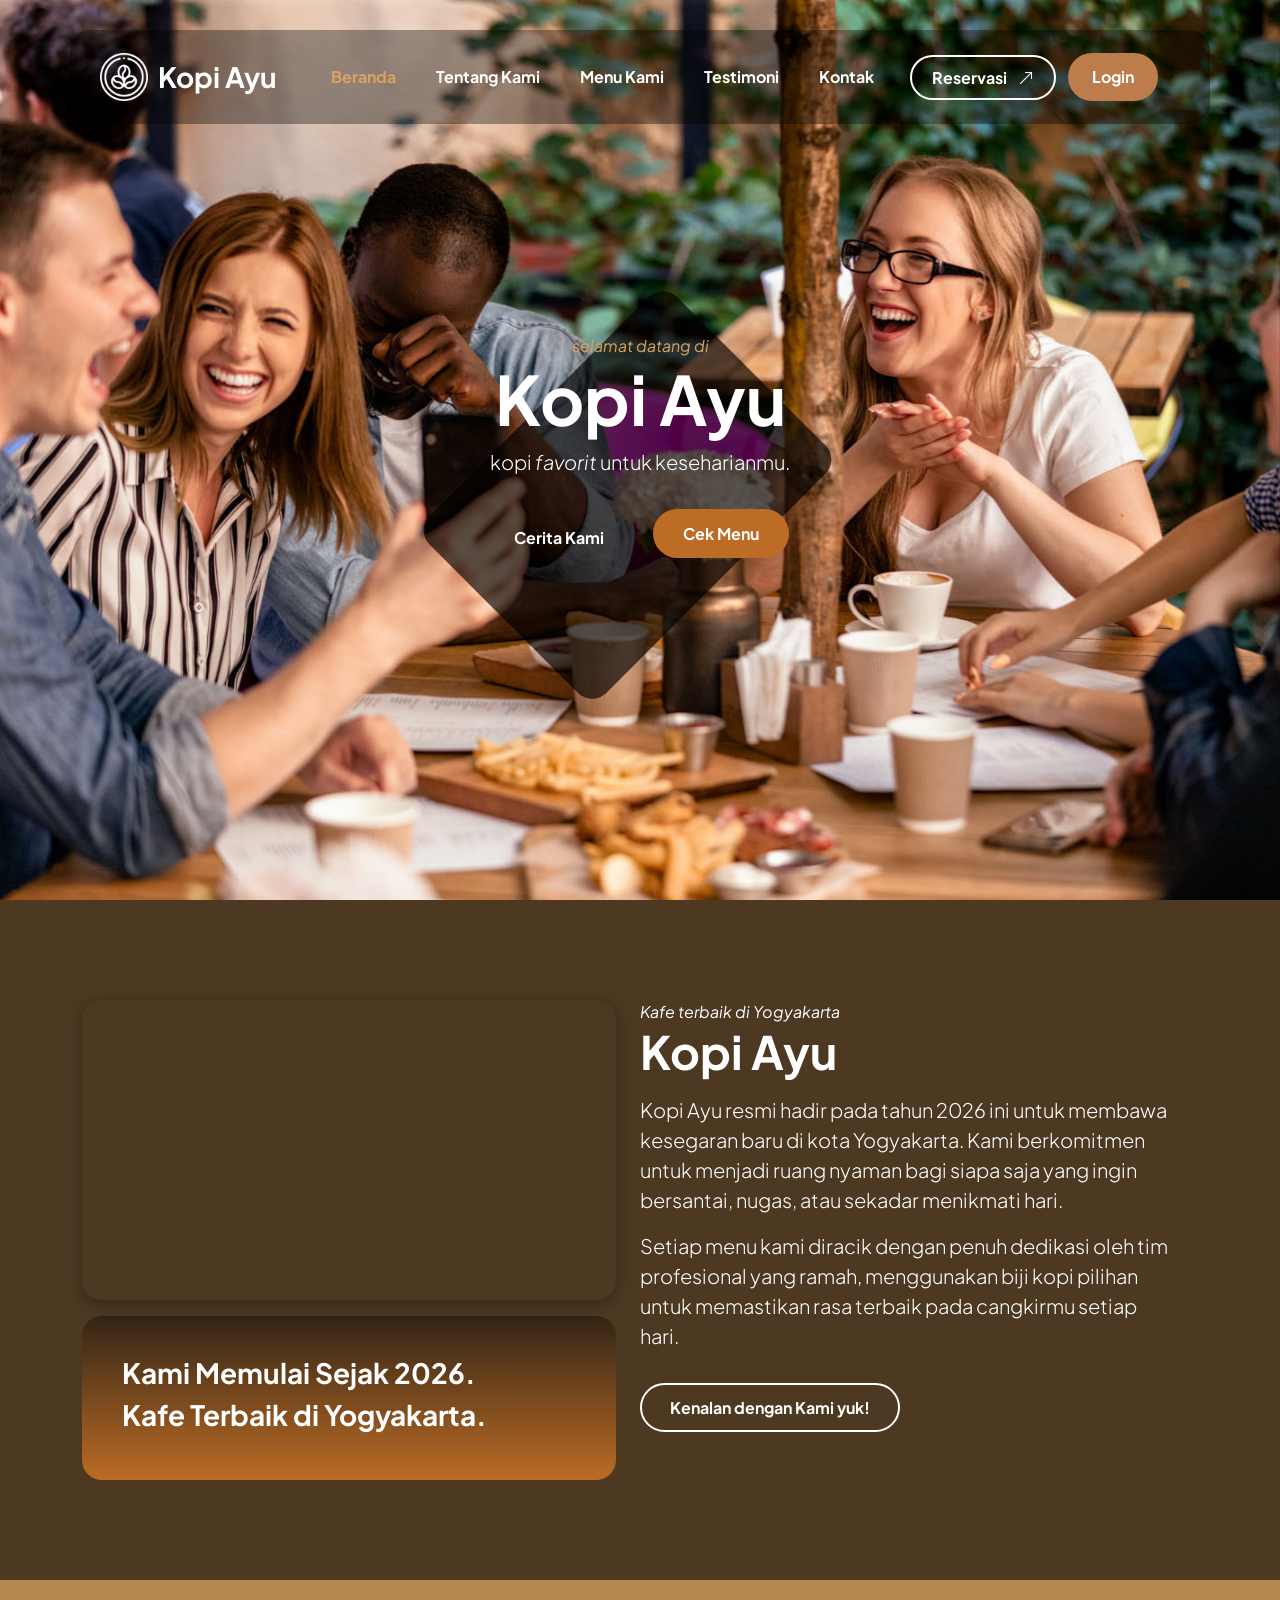
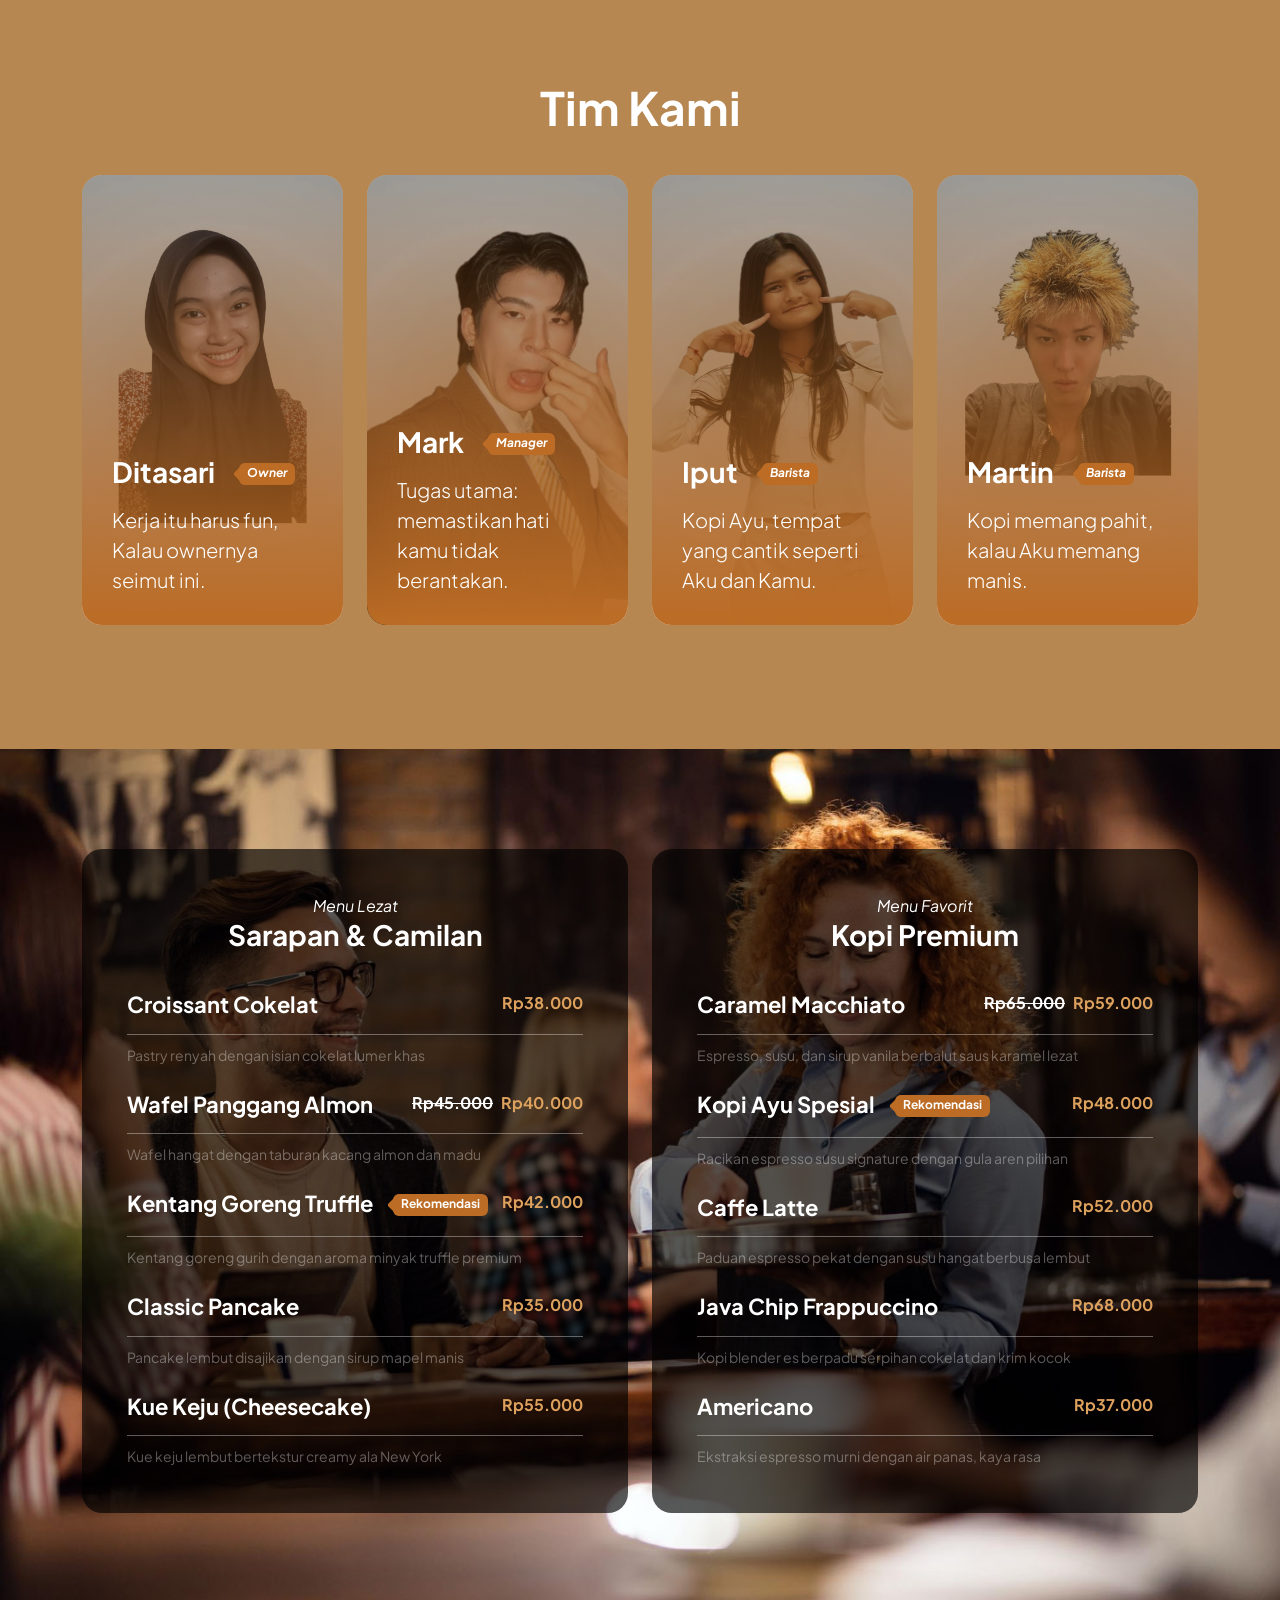
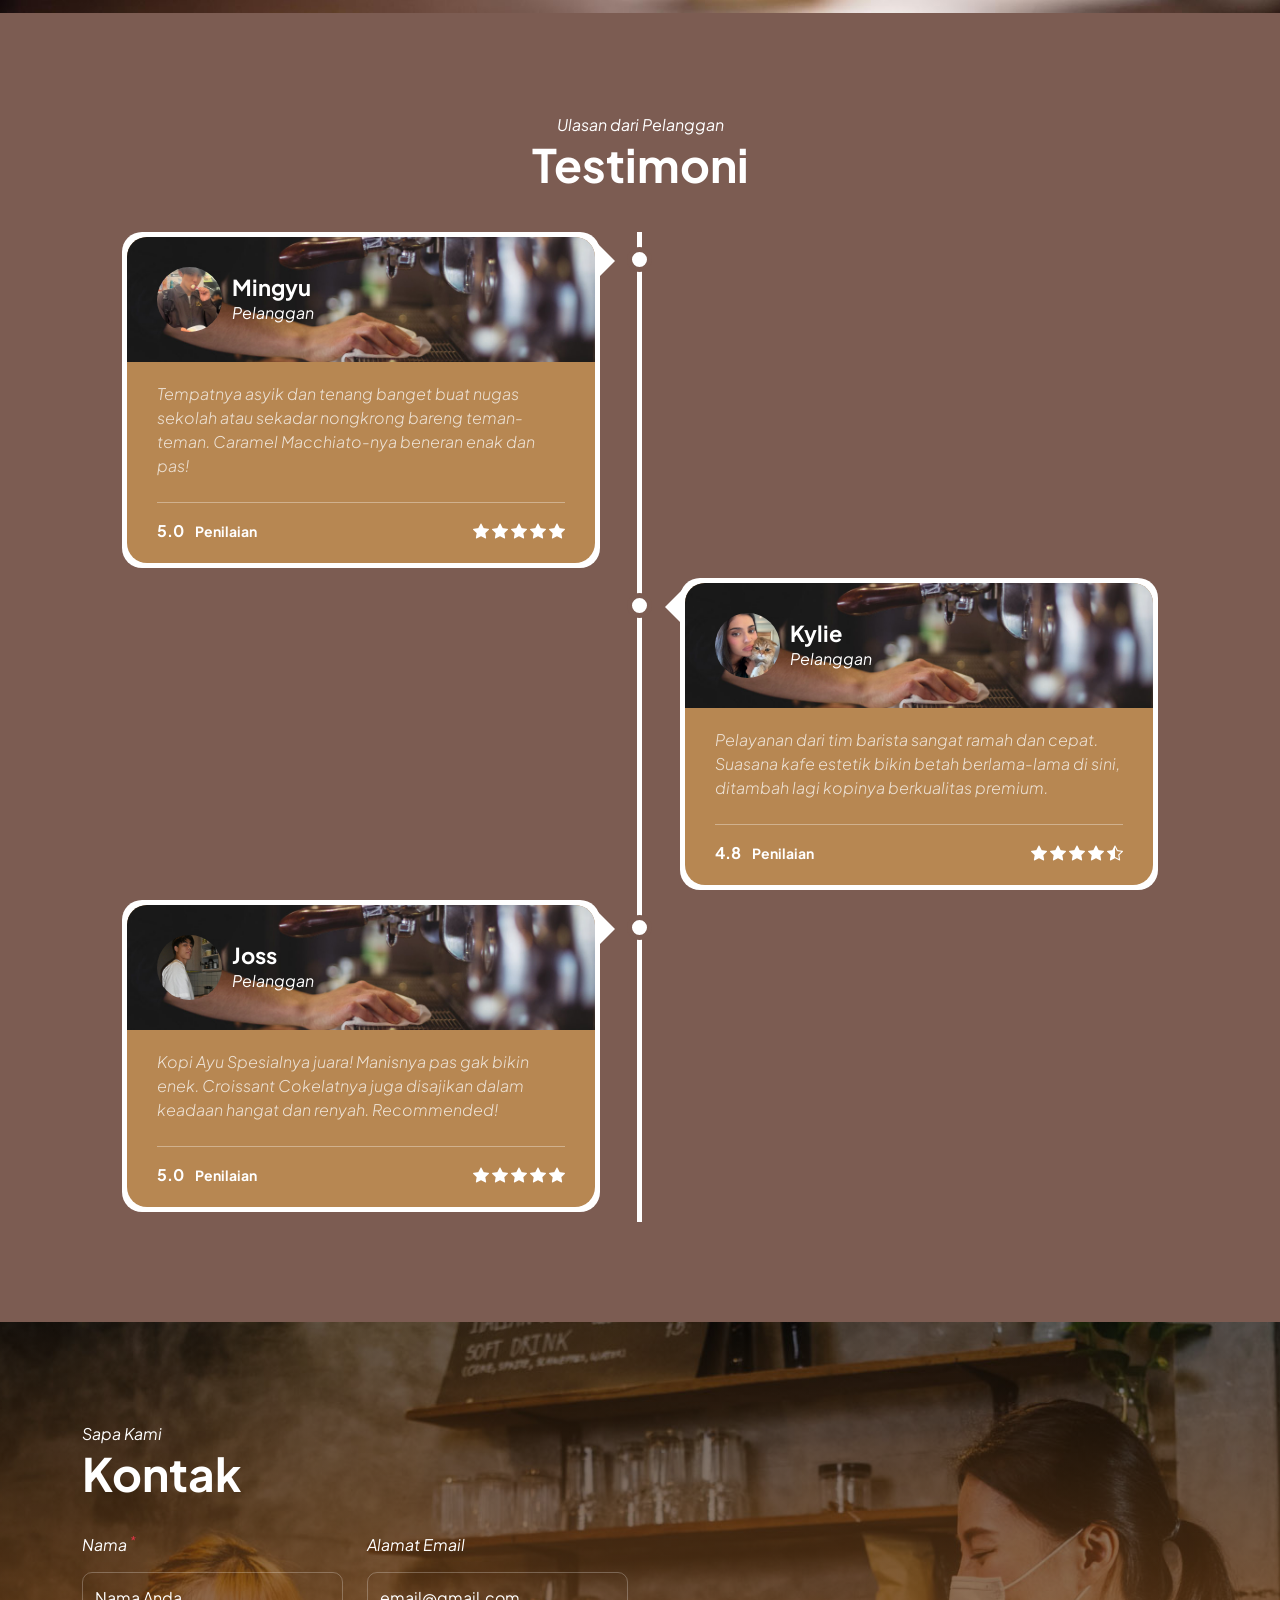
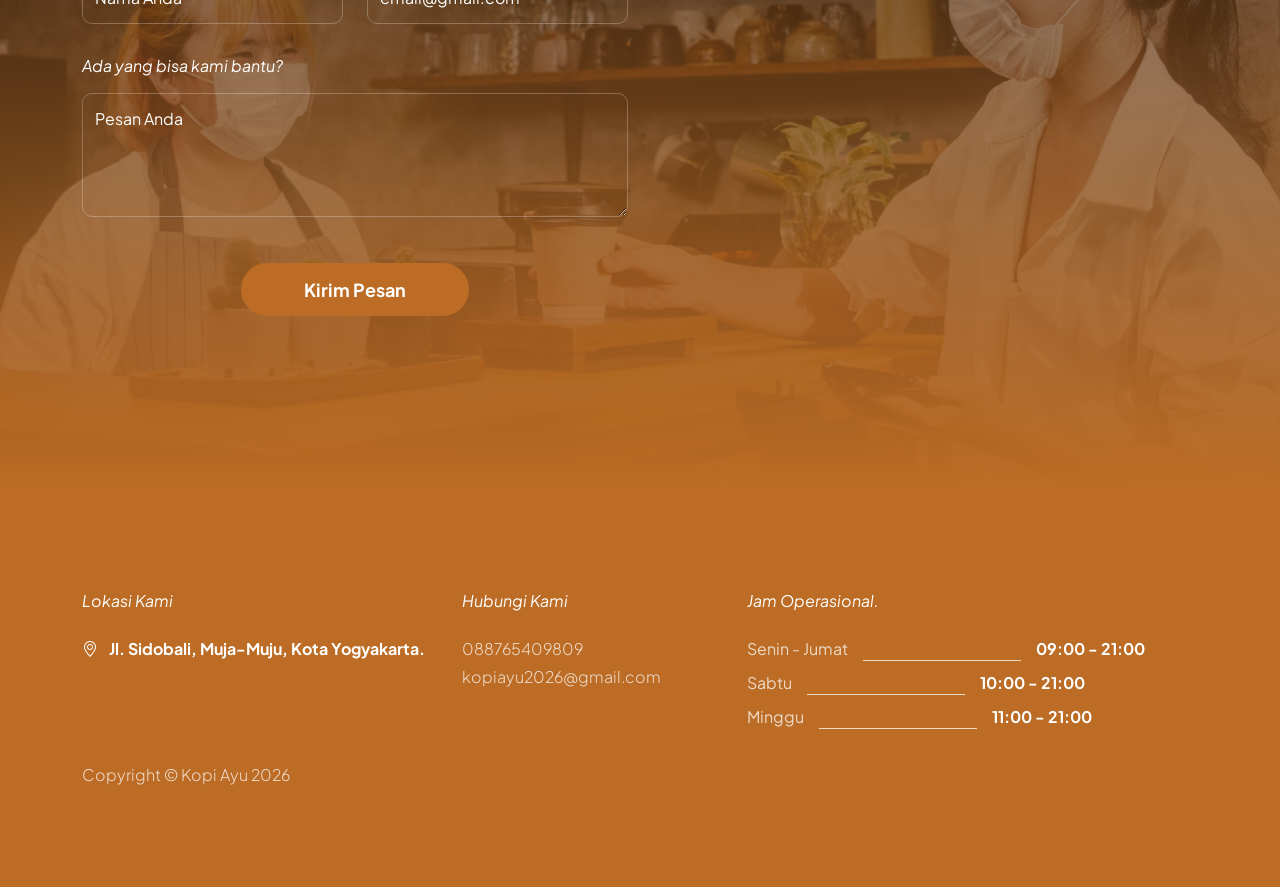
<file: index.html>
<!doctype html>
<html lang="id">
    <head>
        <meta charset="utf-8">
        <meta name="viewport" content="width=device-width, initial-scale=1">

        <meta name="description" content="">
        <meta name="author" content="">

        <title>Kopi Ayu - Kafe & Tempat Nongkrong</title>

        <!-- CSS FILES -->                
        <link rel="preconnect" href="https://fonts.googleapis.com">
        
        <link rel="preconnect" href="https://fonts.gstatic.com" crossorigin>

        <link href="https://fonts.googleapis.com/css2?family=Plus+Jakarta+Sans:ital,wght@0,200;0,400;0,600;0,700;1,200;1,700&display=swap" rel="stylesheet">
            
        <link href="css/bootstrap.min.css" rel="stylesheet">

        <link href="css/bootstrap-icons.css" rel="stylesheet">

        <link href="css/vegas.min.css" rel="stylesheet">

        <link href="css/tooplate-barista.css" rel="stylesheet">
<!--
Tooplate 2137 Barista Cafe
https://www.tooplate.com/view/2137-barista-cafe
Bootstrap 5 HTML CSS Template
-->
   <style>
            .navbar {
                z-index: 9999 !important;
            }
            /* Menyembunyikan sapaan teks agar menu tidak berantakan */
            #navbarNav .nav-item span#userInfo {
                display: none !important;
            }
            /* SIHIR CSS: Mengubah tombol Login MAUPUN tombol Logout bawaan sekolah menjadi estetik */
            #authArea button, 
            #authArea input[type="button"], 
            #authArea input[type="submit"] {
                background-color: #bc7c4c !important;
                color: #ffffff !important;
                padding: 12px 24px !important;
                border-radius: 100px !important;
                font-weight: bold !important;
                border: none !important;
                cursor: pointer !important;
                display: inline-block !important;
                box-shadow: 0 4px 6px rgba(0,0,0,0.1) !important;
                transition: 0.3s !important;
            }
            #authArea button:hover, 
            #authArea input[type="button"]:hover {
                background-color: #a46639 !important;
            }
        </style>
    </head>
    
    <body>
            
        <main>
            <nav class="navbar navbar-expand-lg">                
                <div class="container">
                    <!-- LOGO AMAN & RAPI -->
                    <a class="navbar-brand d-flex align-items-center" href="index.html">
                        <img src="images/coffee-beans.png" class="navbar-brand-image img-fluid" alt="">
                        <span>Kopi Ayu</span>
                    </a>
    
                    <button class="navbar-toggler" type="button" data-bs-toggle="collapse" data-bs-target="#navbarNav" aria-controls="navbarNav" aria-expanded="false" aria-label="Toggle navigation">
                        <span class="navbar-toggler-icon"></span>
                    </button>
    
                    <div class="collapse navbar-collapse" id="navbarNav">
                        <!-- BARISAN MENU BERSIH (Teks Halo User Sudah Dihapus dari Sini) -->
                        <ul class="navbar-nav ms-lg-auto">
                            <li class="nav-item">
                                <a class="nav-link click-scroll" href="#section_1">Beranda</a>
                            </li>
    
                            <li class="nav-item">
                                <a class="nav-link click-scroll" href="#section_2">Tentang Kami</a>
                            </li>
    
                            <li class="nav-item">
                                <a class="nav-link click-scroll" href="#section_3">Menu Kami</a>
                            </li>
    
                            <li class="nav-item">
                                <a class="nav-link click-scroll" href="#section_4">Testimoni</a>
                            </li>
    
                            <li class="nav-item">
                                <a class="nav-link click-scroll" href="#section_5">Kontak</a>
                            </li>
                        </ul>

                        <!-- TOMBOL RESERVASI & AREA TOMBOL AUTH -->
                        <div class="ms-lg-3 d-flex align-items-center" style="gap: 12px; position: relative; z-index: 999;">
                            <!-- Tombol Reservasi -->
                            <a class="btn custom-btn custom-border-btn" href="reservation.html">
                                Reservasi
                                <i class="bi-arrow-up-right ms-2"></i>
                            </a>

                         <div id="authArea">
    <button onclick="goLogin()" class="nav-cta">Login</button>
</div>

<div id="userInfo" class="text-white" style="font-weight: bold; margin-left: 10px;"></div>
                        </div>

                    </div>
                </div>
            </nav>

            <section class="hero-section d-flex justify-content-center align-items-center" id="section_1">

                <div class="container">
                    <div class="row align-items-center">

                        <div class="col-lg-6 col-12 mx-auto">
                            <em class="small-text">selamat datang di</em>
                            
                            <h1>Kopi Ayu</h1>

                            <p class="text-white mb-4 pb-lg-2">
                                kopi <em>favorit</em> untuk keseharianmu.
                            </p>

                            <a class="btn custom-btn custom-border-btn smoothscroll me-3" href="#section_2">
                                Cerita Kami
                            </a>

                            <a class="btn custom-btn smoothscroll me-2 mb-2" href="#section_3"><strong>Cek Menu</strong></a>
                        </div>

                    </div>
                </div>

                <div class="hero-slides"></div>
            </section>


            <section class="about-section section-padding" id="section_2">
                <div class="section-overlay"></div>
                <div class="container">
                    <div class="row align-items-center">

                        <!-- Mulai Bagian Tentang Kami (Row Utama) -->
<div class="row">
    
    <!-- KOLOM KIRI: Video YouTube -->
    <div class="col-lg-6 col-12">
        <div class="ratio ratio-16x9" style="border-radius: 20px; overflow: hidden; box-shadow: 0 4px 15px rgba(0,0,0,0.3);">
            <iframe 
                src="https://www.youtube-nocookie.com/embed/lAd3LYIZMjs" 
                title="YouTube video player" 
                frameborder="0" 
                allow="accelerometer; autoplay; clipboard-write; encrypted-media; gyroscope; picture-in-picture; web-share" 
                allowfullscreen>
            </iframe>
        </div>
        <!-- Teks info di bawah video -->
        <div class="about-video-info d-flex flex-column mt-3">
            <h4 class="mt-auto">Kami Memulai Sejak 2026.</h4>
            <h4>Kafe Terbaik di Yogyakarta.</h4>
        </div>
    </div>

    <!-- KOLOM KANAN: Deskripsi & Tombol -->
    <div class="col-lg-6 col-12 mt-4 mt-lg-0">
        <em class="text-white">Kafe terbaik di Yogyakarta</em>
        
        <h2 class="text-white mb-3">Kopi Ayu</h2>

        <p class="text-white">Kopi Ayu resmi hadir pada tahun 2026 ini untuk membawa kesegaran baru di kota Yogyakarta. Kami berkomitmen untuk menjadi ruang nyaman bagi siapa saja yang ingin bersantai, nugas, atau sekadar menikmati hari.</p>

        <p class="text-white">Setiap menu kami diracik dengan penuh dedikasi oleh tim profesional yang ramah, menggunakan biji kopi pilihan untuk memastikan rasa terbaik pada cangkirmu setiap hari.</p>

        <a href="#barista-team" class="smoothscroll btn custom-btn custom-border-btn mt-3 mb-4">Kenalan dengan Kami yuk!</a>
    </div>

</div> 
<!-- Selesai Bagian Tentang Kami -->
                </div>
            </section>

            <section class="barista-section section-padding section-bg" id="barista-team">
                <div class="container">
                    <div class="row justify-content-center">

                        <div class="col-lg-12 col-12 text-center mb-4 pb-lg-2">
                            <em class="text-white"></em>
                            <h2 class="text-white">Tim Kami</h2>
                        </div>

                        <div class="col-lg-3 col-md-6 col-12 mb-4">
                            <div class="team-block-wrap">
                                <div class="team-block-info d-flex flex-column">
                                    <div class="d-flex mt-auto mb-3">
                                        <h4 class="text-white mb-0">Ditasari</h4>
                                        <p class="badge ms-4"><em>Owner</em></p>
                                    </div>
                                    <p class="text-white mb-0">Kerja itu harus fun, Kalau ownernya seimut ini.</p>
                                </div>

                                <div class="team-block-image-wrap">
                                    <img src="images/team/dita baruu.jpeg" class="team-block-image img-fluid" alt="">
                                </div>
                            </div>
                        </div>

                        <div class="col-lg-3 col-md-6 col-12 mb-4">
                            <div class="team-block-wrap">
                                <div class="team-block-info d-flex flex-column">
                                    <div class="d-flex mt-auto mb-3">
                                        <h4 class="text-white mb-0">Mark</h4>
                                        <p class="badge ms-4"><em>Manager</em></p>
                                    </div>
                                    <p class="text-white mb-0">Tugas utama: memastikan hati kamu tidak berantakan.</p>
                                </div>

                                <div class="team-block-image-wrap">
                                    <img src="images/team/mark pakin.jpeg" class="team-block-image img-fluid" alt="">
                                </div>
                            </div>
                        </div>

                        <div class="col-lg-3 col-md-6 col-12 mb-4">
                            <div class="team-block-wrap">
                                <div class="team-block-info d-flex flex-column">
                                    <div class="d-flex mt-auto mb-3">
                                        <h4 class="text-white mb-0">Iput</h4>
                                        <p class="badge ms-4"><em>Barista</em></p>
                                    </div>
                                    <p class="text-white mb-0">Kopi Ayu, tempat yang cantik seperti Aku dan Kamu.</p>
                                </div>

                                <div class="team-block-image-wrap">
                                    <img src="images/team/iput.jpeg" class="team-block-image img-fluid" alt="">
                                </div>
                            </div>
                        </div>

                        <div class="col-lg-3 col-md-6 col-12">
                            <div class="team-block-wrap">
                                <div class="team-block-info d-flex flex-column">
                                    <div class="d-flex mt-auto mb-3">
                                        <h4 class="text-white mb-0">Martin</h4>
                                        <p class="badge ms-4"><em>Barista</em></p>
                                    </div>
                                    <p class="text-white mb-0">Kopi memang pahit, kalau Aku memang manis.</p>
                                </div>

                                <div class="team-block-image-wrap">
                                    <img src="images/team/martin baru.jpeg" class="team-block-image img-fluid" alt="">
                                </div>
                            </div>
                        </div>

                    </div>
                </div>
            </section>


            <section class="menu-section section-padding" id="section_3">
                <div class="container">
                    <div class="row">

                        <div class="col-lg-6 col-12 mb-4 mb-lg-0">
                            <div class="menu-block-wrap">
                                <div class="text-center mb-4 pb-lg-2">
                                    <em class="text-white">Menu Lezat</em>
                                    <h4 class="text-white">Sarapan & Camilan</h4>
                                </div>

                                <div class="menu-block">
                                    <div class="d-flex">
                                        <h6>Croissant Cokelat</h6>
                                        <span class="underline"></span>
                                        <strong class="ms-auto">Rp38.000</strong>
                                    </div>
                                    <div class="border-top mt-2 pt-2">
                                        <small>Pastry renyah dengan isian cokelat lumer khas</small>
                                    </div>
                                </div>

                                <div class="menu-block my-4">
                                    <div class="d-flex">
                                        <h6>Wafel Panggang Almon</h6>
                                        <span class="underline"></span>
                                        <strong class="text-white ms-auto"><del>Rp45.000</del></strong>
                                        <strong class="ms-2">Rp40.000</strong>
                                    </div>
                                    <div class="border-top mt-2 pt-2">
                                        <small>Wafel hangat dengan taburan kacang almon dan madu</small>
                                    </div>
                                </div>

                                <div class="menu-block">
                                    <div class="d-flex">
                                        <h6>Kentang Goreng Truffle <span class="badge ms-3">Rekomendasi</span></h6>
                                        <span class="underline"></span>
                                        <strong class="ms-auto">Rp42.000</strong>
                                    </div>
                                    <div class="border-top mt-2 pt-2">
                                        <small>Kentang goreng gurih dengan aroma minyak truffle premium</small>
                                    </div>
                                </div>

                                <div class="menu-block my-4">
                                    <div class="d-flex">
                                        <h6>Classic Pancake</h6>
                                        <span class="underline"></span>
                                        <strong class="ms-auto">Rp35.000</strong>
                                    </div>
                                    <div class="border-top mt-2 pt-2">
                                        <small>Pancake lembut disajikan dengan sirup mapel manis</small>
                                    </div>
                                </div>

                                <div class="menu-block">
                                    <div class="d-flex">
                                        <h6>Kue Keju (Cheesecake)</h6>
                                        <span class="underline"></span>
                                        <strong class="ms-auto">Rp55.000</strong>
                                    </div>
                                    <div class="border-top mt-2 pt-2">
                                        <small>Kue keju lembut bertekstur creamy ala New York</small>
                                    </div>
                                </div>
                            </div>
                        </div>

                        <div class="col-lg-6 col-12">
                            <div class="menu-block-wrap">
                                <div class="text-center mb-4 pb-lg-2">
                                    <em class="text-white">Menu Favorit</em>
                                    <h4 class="text-white">Kopi Premium</h4>
                                </div>

                                <div class="menu-block">
                                    <div class="d-flex">
                                        <h6>Caramel Macchiato</h6>
                                        <span class="underline"></span>
                                        <strong class="text-white ms-auto"><del>Rp65.000</del></strong>
                                        <strong class="ms-2">Rp59.000</strong>
                                    </div>
                                    <div class="border-top mt-2 pt-2">
                                        <small>Espresso, susu, dan sirup vanila berbalut saus karamel lezat</small>
                                    </div>
                                </div>

                                <div class="menu-block my-4">
                                    <div class="d-flex">
                                        <h6>Kopi Ayu Spesial <span class="badge ms-3">Rekomendasi</span></h6>
                                        <span class="underline"></span>
                                        <strong class="ms-auto">Rp48.000</strong>
                                    </div>
                                    <div class="border-top mt-2 pt-2">
                                        <small>Racikan espresso susu signature dengan gula aren pilihan</small>
                                    </div>
                                </div>

                                <div class="menu-block">
                                    <div class="d-flex">
                                        <h6>Caffe Latte</h6>
                                        <span class="underline"></span>
                                        <strong class="ms-auto">Rp52.000</strong>
                                    </div>
                                    <div class="border-top mt-2 pt-2">
                                        <small>Paduan espresso pekat dengan susu hangat berbusa lembut</small>
                                    </div>
                                </div>

                                <div class="menu-block my-4">
                                    <div class="d-flex">
                                        <h6>Java Chip Frappuccino</h6>
                                        <span class="underline"></span>
                                        <strong class="ms-auto">Rp68.000</strong>
                                    </div>
                                    <div class="border-top mt-2 pt-2">
                                        <small>Kopi blender es berpadu serpihan cokelat dan krim kocok</small>
                                    </div>
                                </div>

                                <div class="menu-block">
                                    <div class="d-flex">
                                        <h6>Americano</h6>
                                        <span class="underline"></span>
                                        <strong class="ms-auto">Rp37.000</strong>
                                    </div>
                                    <div class="border-top mt-2 pt-2">
                                        <small>Ekstraksi espresso murni dengan air panas, kaya rasa</small>
                                    </div>
                                </div>
                            </div>
                        </div>

                    </div>
                </div>
            </section>


            <section class="reviews-section section-padding section-bg" id="section_4">
                <div class="container">
                    <div class="row justify-content-center">

                        <div class="col-lg-12 col-12 text-center mb-4 pb-lg-2">
                            <em class="text-white">Ulasan dari Pelanggan</em>
                            <h2 class="text-white">Testimoni</h2>
                        </div>

                        <div class="timeline">
                            <div class="timeline-container timeline-container-left">
                                <div class="timeline-content">
                                    <div class="reviews-block">
                                        <div class="reviews-block-image-wrap d-flex align-items-center">
                                            <img src="images/reviews/mingyu.jpeg" class="reviews-block-image img-fluid" alt="">
                                            <div>
                                                <h6 class="text-white mb-0">Mingyu</h6>
                                                <em class="text-white"> Pelanggan </em>
                                            </div>
                                        </div>

                                        <div class="reviews-block-info">
                                            <p>Tempatnya asyik dan tenang banget buat nugas sekolah atau sekadar nongkrong bareng teman-teman. Caramel Macchiato-nya beneran enak dan pas!</p>
                                            <div class="d-flex border-top pt-3 mt-4">
                                                <strong class="text-white">5.0 <small class="ms-2">Penilaian</small></strong>
                                                <div class="reviews-group ms-auto">
                                                    <i class="bi-star-fill"></i>
                                                    <i class="bi-star-fill"></i>
                                                    <i class="bi-star-fill"></i>
                                                    <i class="bi-star-fill"></i>
                                                    <i class="bi-star-fill"></i>
                                                </div>
                                            </div>
                                        </div>
                                    </div>
                                </div>
                            </div>

                            <div class="timeline-container timeline-container-right">
                                <div class="timeline-content">
                                    <div class="reviews-block">
                                        <div class="reviews-block-image-wrap d-flex align-items-center">
                                            <img src="images/reviews/kylie.jpeg" class="reviews-block-image img-fluid" alt="">
                                            <div>
                                                <h6 class="text-white mb-0">Kylie</h6>
                                                <em class="text-white"> Pelanggan</em>
                                            </div>
                                        </div>

                                        <div class="reviews-block-info">
                                            <p>Pelayanan dari tim barista sangat ramah dan cepat. Suasana kafe estetik bikin betah berlama-lama di sini, ditambah lagi kopinya berkualitas premium.</p>
                                            <div class="d-flex border-top pt-3 mt-4">
                                                <strong class="text-white">4.8 <small class="ms-2">Penilaian</small></strong>
                                                <div class="reviews-group ms-auto">
                                                    <i class="bi-star-fill"></i>
                                                    <i class="bi-star-fill"></i>
                                                    <i class="bi-star-fill"></i>
                                                    <i class="bi-star-fill"></i>
                                                    <i class="bi-star-half"></i>
                                                </div>
                                            </div>
                                        </div>
                                    </div>
                                </div>
                            </div>

                            <div class="timeline-container timeline-container-left">
                                <div class="timeline-content">
                                    <div class="reviews-block">
                                        <div class="reviews-block-image-wrap d-flex align-items-center">
                                            <img src="images/reviews/joss.jpeg" class="reviews-block-image img-fluid" alt="">
                                            <div>
                                                <h6 class="text-white mb-0">Joss</h6>
                                                <em class="text-white"> Pelanggan</em>
                                            </div>
                                        </div>

                                        <div class="reviews-block-info">
                                            <p>Kopi Ayu Spesialnya juara! Manisnya pas gak bikin enek. Croissant Cokelatnya juga disajikan dalam keadaan hangat dan renyah. Recommended!</p>
                                            <div class="d-flex border-top pt-3 mt-4">
                                                <strong class="text-white">5.0 <small class="ms-2">Penilaian</small></strong>
                                                <div class="reviews-group ms-auto">
                                                    <i class="bi-star-fill"></i>
                                                    <i class="bi-star-fill"></i>
                                                    <i class="bi-star-fill"></i>
                                                    <i class="bi-star-fill"></i>
                                                    <i class="bi-star-fill"></i>
                                                </div>
                                            </div>
                                        </div>
                                    </div>
                                </div>
                            </div>
                        </div>

                    </div>
                </div>
            </section>


            <section class="contact-section section-padding" id="section_5">
                <div class="container">
                    <div class="row">   

                        <div class="col-lg-12 col-12">
                            <em class="text-white">Sapa Kami</em>
                            <h2 class="text-white mb-4 pb-lg-2">Kontak</h2>
                        </div>

                        <!-- KOLOM KIRI: Form Pesan -->
<div class="col-lg-6 col-12">
    <form action="#" method="post" id="contact-form" class="custom-form contact-form" role="form">
        <div class="row">
            <div class="col-lg-6 col-12">
                <label for="name" class="form-label">Nama <sup class="text-danger">*</sup></label>
                <input type="text" name="name" id="name" class="form-control" placeholder="Nama Anda" required="">
            </div>
            <div class="col-lg-6 col-12">
                <label for="email" class="form-label">Alamat Email</label>
                <input type="email" name="email" id="email" class="form-control" placeholder="email@gmail.com" required="">
            </div>
            <div class="col-12">
                <label for="message" class="form-label">Ada yang bisa kami bantu?</label>
                <textarea name="message" rows="4" class="form-control" id="message" placeholder="Pesan Anda" required=""></textarea>
            </div>
        </div>
        <div class="col-lg-5 col-12 mx-auto mt-3">
            <button type="submit" class="form-control">Kirim Pesan</button>
        </div>
    </form>
    
    <!-- Pesan Konfirmasi -->
    <div id="success-message" style="display: none; color: white; margin-top: 20px; font-weight: bold;">
        Pesan Anda sudah terkirim, terimakasih telah menghubungi kami.
    </div>
</div>

<!-- KOLOM KANAN: Google Maps -->
<div class="col-lg-6 col-12 mt-5 mt-lg-0">
    <iframe src="https://www.google.com/maps/embed?pb=!1m18!1m12!1m3!1d494.11237252135965!2d110.3950504290381!3d-7.800518952389401!2m3!1f0!2f0!3f0!3m2!1i1024!2i768!4f13.1!3m3!1m2!1s0x2e7a57669d43fe55%3A0x75fae1bb400d4da5!2sSMA%20Negeri%208%20Yogyakarta!5e0!3m2!1sid!2sid!4v1780383124502!5m2!1sid!2sid" 
            width="100%" 
            height="450" 
            style="border:0; border-radius: 20px;" 
            allowfullscreen="" 
            loading="lazy">
    </iframe>
</div>

        </section>
            <footer class="site-footer">
                <div class="container">
                    <div class="row">
                        <div class="col-lg-4 col-12 me-auto">
                            <em class="text-white d-block mb-4">Lokasi Kami</em>
                            <strong class="text-white"><i class="bi-geo-alt me-2"></i> Jl. Sidobali, Muja-Muju, Kota Yogyakarta.</strong>
                        </div>

                        <div class="col-lg-3 col-12 mt-4 mb-3 mt-lg-0 mb-lg-0">
                            <em class="text-white d-block mb-4">Hubungi Kami</em>
                            <p class="text-white mb-1"><a href="tel:088765409809" class="site-footer-link">088765409809</a></p>
                            <p class="text-white"><a href="mailto:kopiayu2026@gmail.com" class="site-footer-link">kopiayu2026@gmail.com</a></p>
                        </div>

                        <div class="col-lg-5 col-12">
                            <em class="text-white d-block mb-4">Jam Operasional.</em>
                            <ul class="opening-hours-list">
                                <li class="d-flex">Senin - Jumat <span class="underline"></span> <strong>09:00 - 21:00</strong></li>
                                <li class="d-flex">Sabtu <span class="underline"></span> <strong>10:00 - 21:00</strong></li>
                                <li class="d-flex">Minggu <span class="underline"></span> <strong>11:00 - 21:00</strong></li>
                            </ul>
                        </div>

                        <div class="col-lg-8 col-12 mt-4">
                            <p class="copyright-text mb-0">Copyright © Kopi Ayu 2026</p>
                        </div>
                    </div>
                </div>
            </footer>
            </main>

<script src="js/jquery.min.js"></script>
<script src="js/bootstrap.min.js"></script>
<script src="js/jquery.sticky.js"></script>
<script src="js/click-scroll.js"></script>
<script src="js/vegas.min.js"></script>
<script src="js/custom.js"></script>

<!-- SCRIPT TAMBAHAN UNTUK PESAN KONFIRMASI -->
<script>
    const form = document.getElementById('contact-form');
    const message = document.getElementById('success-message');

    form.addEventListener('submit', function(e) {
        e.preventDefault(); // Mencegah reload halaman
        
        // Tampilkan pesan
        message.style.display = 'block';
        
        // Reset isi form
        form.reset();
        
        // Hilangkan pesan setelah 5 detik
        setTimeout(function() {
            message.style.display = 'none';
        }, 5000);
    });
</script>

<script src="login/js/welcome.js"></script>
</body>
</html>
</file>
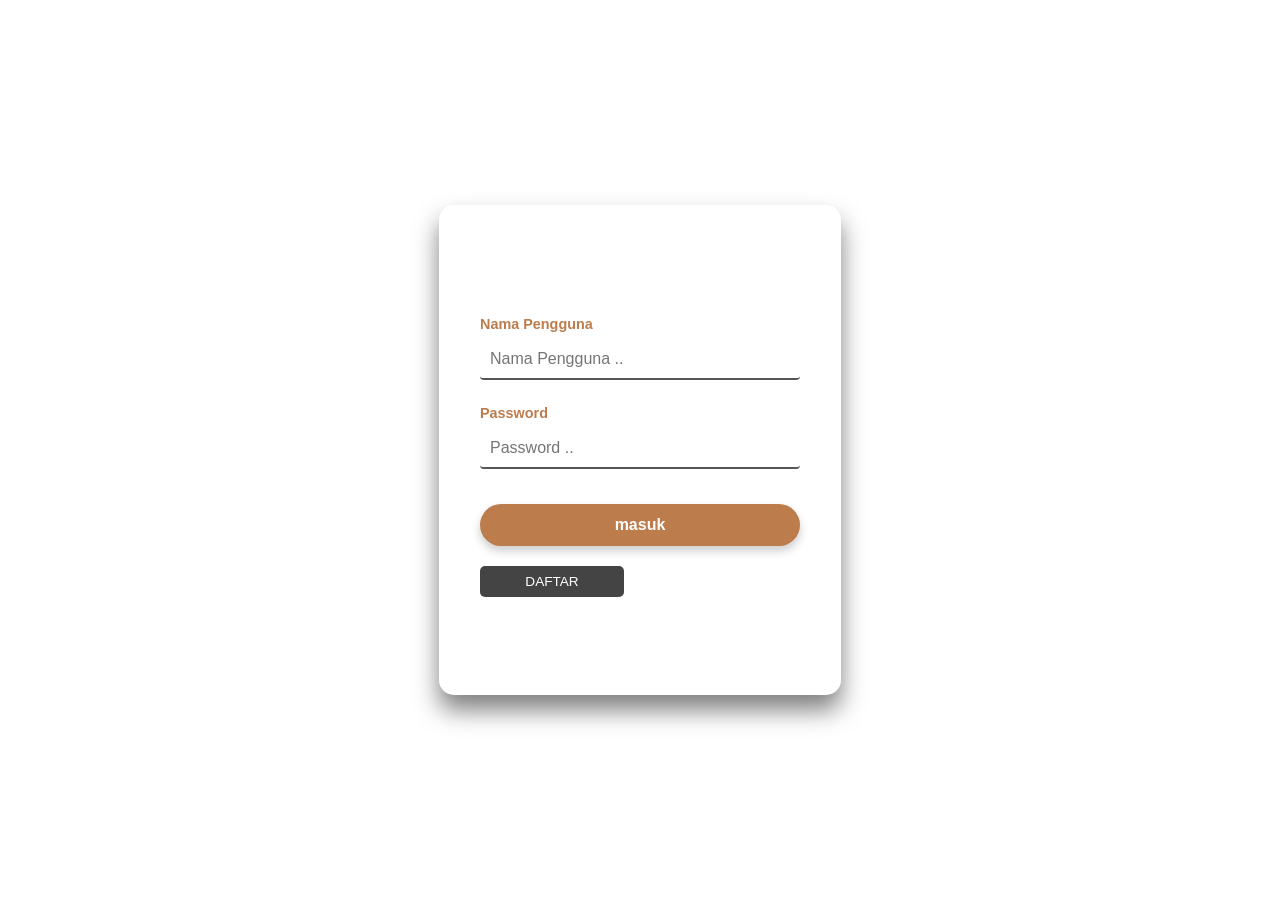
<file: login/index.html>
<!DOCTYPE html>
<html lang="id">
<head>
    <meta charset="UTF-8">
    <meta name="viewport" content="width=device-width, initial-scale=1.0">
    <title>Kopi Ayu - Silahkan Login</title>
    <style>
        body {
            margin: 0;
            padding: 0;
            font-family: 'Segoe UI', Tahoma, Geneva, Verdana, sans-serif;
            background: linear-gradient(135px, #2c1a11, #4a3225);
            height: 100vh;
            display: flex;
            justify-content: center;
            align-items: center;
        }
        .login-box {
            background: rgba(255, 255, 255, 0.08);
            backdrop-filter: blur(10px);
            border: 1px solid rgba(255, 255, 255, 0.1);
            padding: 40px;
            border-radius: 15px;
            width: 320px;
            box-shadow: 0 15px 25px rgba(0,0,0,0.5);
            text-align: center;
        }
        h3 {
            color: #fff;
            margin-bottom: 30px;
            font-weight: 600;
        }
        .input-group {
            margin-bottom: 25px;
            text-align: left;
        }
        .input-group label {
            color: #bc7c4c;
            font-size: 0.9rem;
            font-weight: 600;
            display: block;
            margin-bottom: 8px;
            pointer-events: none; /* Supaya klik-an langsung tembus ke kotak input */
        }
        .input-group input {
            width: 100%;
            padding: 10px;
            background: transparent;
            border: none;
            border-bottom: 2px solid #555;
            outline: none;
            color: #2c1a11; /* PERBAIKAN: Font diubah jadi cokelat gelap agar terlihat jelas di bg putih */
            font-size: 1rem;
            box-sizing: border-box;
            transition: 0.3s;
            border-radius: 4px;
        }
        .input-group input:focus {
            border-bottom-color: #bc7c4c;
            background: rgba(255, 255, 255, 0.1);
        }
        button[type="submit"] {
            background: #bc7c4c;
            border: none;
            outline: none;
            color: #fff;
            padding: 12px 0;
            width: 100%;
            font-size: 1rem;
            font-weight: bold;
            border-radius: 25px;
            cursor: pointer;
            box-shadow: 0 5px 10px rgba(0,0,0,0.2);
            transition: 0.3s;
            margin-top: 10px;
        }
        button[type="submit"]:hover {
            background: #a46639;
        }
        .btn-home {
            background: transparent;
            border: 2px solid #fff;
            margin-top: 15px;
            color: white;
            padding: 10px 0;
            width: 100%;
            font-size: 1rem;
            border-radius: 25px;
            cursor: pointer;
        }
        .btn-home:hover {
            background: #fff;
            color: #2c1a11;
        }
        .social {
            margin-top: 20px;
            display: flex;
            justify-content: space-between;
        }
        .social div {
            width: 45%;
            padding: 8px 0;
            border-radius: 5px;
            color: #fff;
            font-size: 0.85rem;
            cursor: pointer;
        }
        .social .go {
            background: #444;
        }
        .social .go a {
            color: #fff;
            text-decoration: none;
            display: block;
            width: 100%;
        }
        .social .kanan {
            background: #db4437;
        }
        .alert {
            background: #e44e4e;
            color: white;
            padding: 10px;
            text-align: center;
            border: 1px solid #b32929;
            margin-top: 15px;
            border-radius: 5px;
            font-size: 0.9rem;
        }
    </style>
</head>
<body>

    <div class="login-box">
        <!-- Form ID, input ID, dan alertBox pas dengan berkas login.js sekolah -->
        <form id="loginForm">
            <h3>Silahkan Login</h3>
            
            <div class="input-group">
                <label for="username">Nama Pengguna</label>
                <input type="text" id="username" placeholder="Nama Pengguna .." required autocomplete="off">
            </div>
            
            <div class="input-group">
                <label for="password">Password</label>
                <!-- Ditambahkan type="password" yang bersih agar bisa diklik lancar -->
                <input type="password" id="password" placeholder="Password .." required>
            </div>
            
            <button type="submit">masuk</button>
            
            <div class="social">
                <div class="go"><a href="register.html">DAFTAR</a></div>
            </div>
            
            <button type="button" class="btn-home" onclick="location.href='../index.html';">Home</button>
            
            <!-- Tempat memunculkan pesan error login bawaan berkas JS sekolah -->
            <div id="alertBox" class="alert" style="display:none;"></div>
        </form>
    </div>

    <!-- Memanggil script login.js bawaan dari sekolah -->
    <script src="js/login.js"></script>
</body>
</html>
</file>
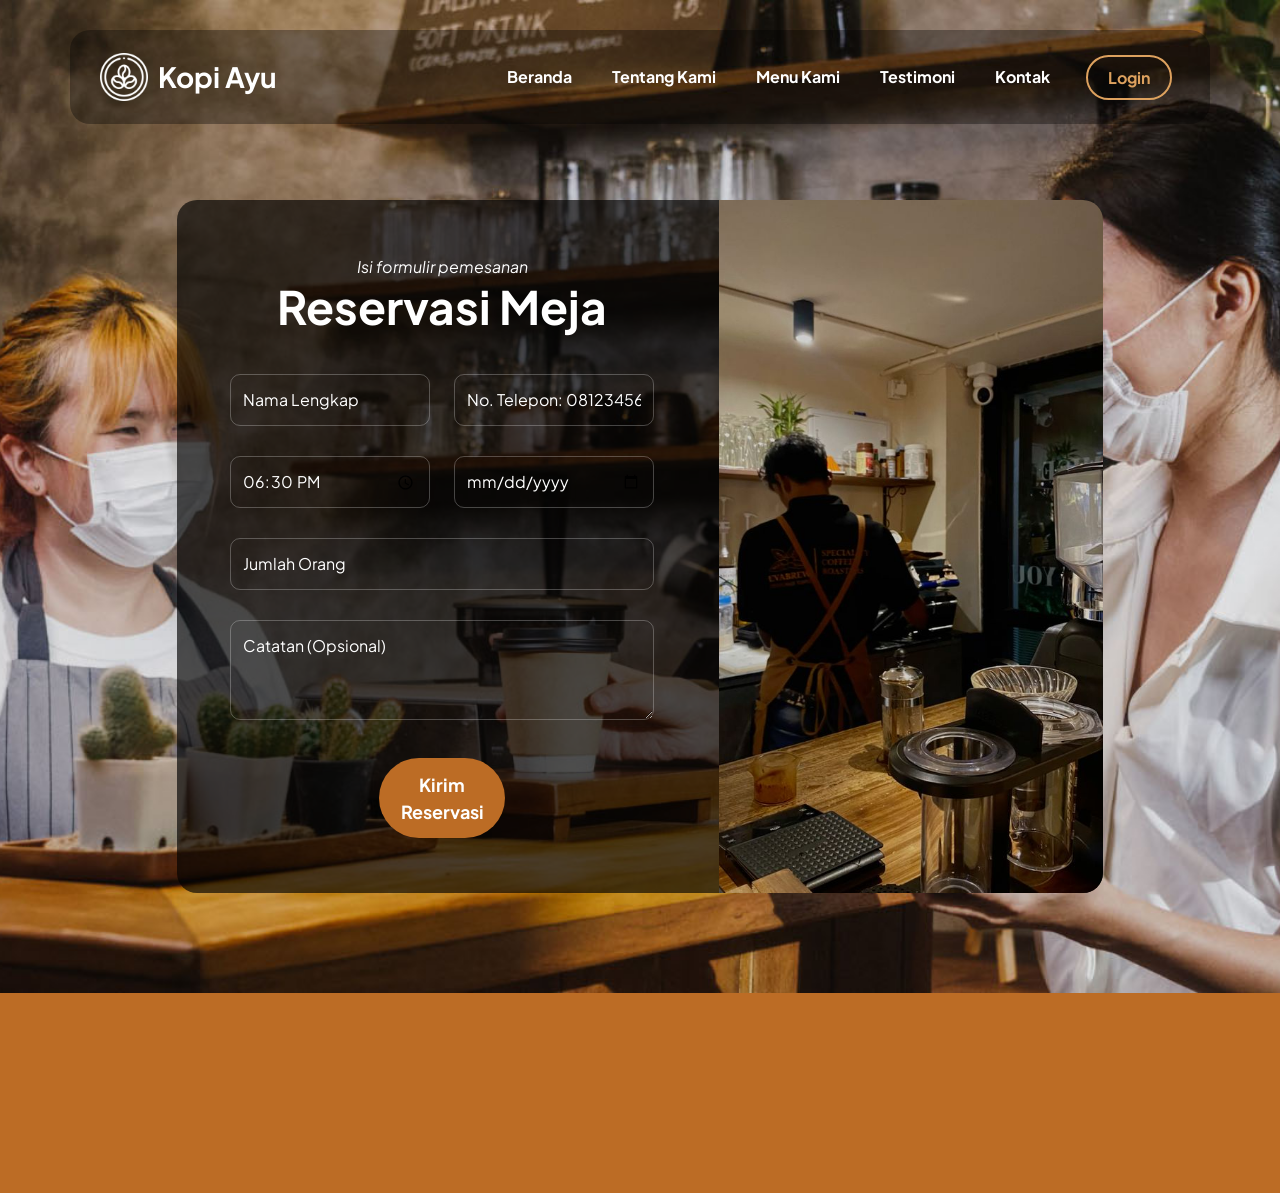
<file: reservation.html>
<!doctype html>
<html lang="id">
    <head>
        <meta charset="utf-8">
        <meta name="viewport" content="width=device-width, initial-scale=1">

        <title>Kopi Ayu - Reservasi</title>

        <!-- CSS FILES -->            
        <link rel="preconnect" href="https://fonts.googleapis.com">
        <link rel="preconnect" href="https://fonts.gstatic.com" crossorigin>
        <link href="https://fonts.googleapis.com/css2?family=Plus+Jakarta+Sans:ital,wght@0,200;0,400;0,600;0,700;1,200;1,700&display=swap" rel="stylesheet">
            
        <link href="css/bootstrap.min.css" rel="stylesheet">
        <link href="css/bootstrap-icons.css" rel="stylesheet">
        <link href="css/vegas.min.css" rel="stylesheet">
        <link href="css/tooplate-barista.css" rel="stylesheet">
    </head>
    
    <body class="reservation-page">
            
        <main>
            <nav class="navbar navbar-expand-lg">                
                <div class="container">
                    <a class="navbar-brand d-flex align-items-center" href="index.html">
    <img src="images/coffee-beans.png" class="navbar-brand-image img-fluid" alt="">
    Kopi Ayu
</a>
    
                    <button class="navbar-toggler" type="button" data-bs-toggle="collapse" data-bs-target="#navbarNav" aria-controls="navbarNav" aria-expanded="false" aria-label="Toggle navigation">
                        <span class="navbar-toggler-icon"></span>
                    </button>
    
                    <div class="collapse navbar-collapse" id="navbarNav">
                        <ul class="navbar-nav ms-lg-auto">
                            <li class="nav-item"><a class="nav-link" href="index.html#section_1">Beranda</a></li>
                            <li class="nav-item"><a class="nav-link" href="index.html#section_2">Tentang Kami</a></li>
                            <li class="nav-item"><a class="nav-link" href="index.html#section_3">Menu Kami</a></li>
                            <li class="nav-item"><a class="nav-link" href="index.html#section_4">Testimoni</a></li>
                            <li class="nav-item"><a class="nav-link" href="index.html#section_5">Kontak</a></li>
                        </ul>

                        <!-- Wadah untuk Login/Logout dan Nama User -->
                        <div class="ms-lg-3 d-flex align-items-center">
                            <div id="authArea">
                                <button onclick="goLogin()" class="btn custom-btn custom-border-btn">Login</button>
                            </div>
                            <div id="userInfo" class="ms-2 text-white"></div>
                        </div>
                    </div>
                </div>
            </nav>
            
            <section class="booking-section section-padding">
                <div class="container">
                    <div class="row">
                        <div class="col-lg-10 col-12 mx-auto">
                            <div class="booking-form-wrap">
                                <div class="row">
                                    <div class="col-lg-7 col-12 p-0">
                                        <!-- Form telah ditambahkan id="bookingForm" -->
                                        <form id="bookingForm" class="custom-form booking-form" action="#" method="post" role="form">
                                            <div class="text-center mb-4 pb-lg-2">
                                                <em class="text-white">Isi formulir pemesanan</em>
                                                <h2 class="text-white">Reservasi Meja</h2>
                                            </div>

                                            <div class="booking-form-body">
                                                <div class="row">
                                                    <div class="col-lg-6 col-12">
                                                        <input type="text" name="booking-form-name" id="booking-form-name" class="form-control" placeholder="Nama Lengkap" required>
                                                    </div>
                                                    <div class="col-lg-6 col-12">
                                                        <input type="tel" class="form-control" name="booking-form-phone" placeholder="No. Telepon: 08123456789" required>
                                                    </div>
                                                    <div class="col-lg-6 col-12">
                                                        <input class="form-control" type="time" name="booking-form-time" value="18:30">
                                                    </div>
                                                    <div class="col-lg-6 col-12">
                                                        <input type="date" name="booking-form-date" id="booking-form-date" class="form-control" required>
                                                    </div>
                                                    <div class="col-lg-12 col-12">
                                                        <input type="number" name="booking-form-number" id="booking-form-number" class="form-control" placeholder="Jumlah Orang" min="0" required>
                                                        <textarea name="booking-form-message" rows="3" class="form-control" id="booking-form-message" placeholder="Catatan (Opsional)"></textarea>
                                                    </div>
                                                    <div class="col-lg-4 col-md-10 col-8 mx-auto mt-2">
                                                        <button type="submit" class="form-control">Kirim Reservasi</button>
                                                    </div>
                                                </div>
                                            </div>
                                        </form>

                                        <!-- Pesan Sukses dengan warna font putih agar terlihat jelas -->
<div id="successMessage" style="display: none; color: #ffffff; text-align: center; padding: 20px;">
    <h3 style="color: #ffffff;">Reservasi telah berhasil!</h3>
    <p style="color: #ffffff;">Tim kami akan segera menghubungi kamu.</p>
</div>

                                    </div>
                                    <div class="col-lg-5 col-12 p-0">
                                        <div class="booking-form-image-wrap">
                                            <img src="images/barista cakep.jpeg" class="booking-form-image img-fluid" alt="">
                                        </div>
                                    </div>
                                </div>
                            </div>
                        </div>
                    </div>
                </div>
            </section>

            <footer class="site-footer">
                <div class="container">
                    <div class="row">
                    </div>
                </div>
            </footer>
        </main>

        <!-- JAVASCRIPT FILES -->
        <script src="js/jquery.min.js"></script>
        <script src="js/bootstrap.min.js"></script>
        <script src="js/jquery.sticky.js"></script>
        <script src="js/vegas.min.js"></script>
        <script src="js/custom.js"></script>
        <script src="login/js/welcome.js"></script>

        <!-- Script untuk menangani pengiriman formulir -->
        <script>
            document.getElementById("bookingForm").addEventListener("submit", function(event) {
                event.preventDefault(); // Mencegah reload halaman
                this.style.display = "none"; // Sembunyikan form
                document.getElementById("successMessage").style.display = "block"; // Tampilkan pesan
            });
        </script>
    </body>
</html>
</file>
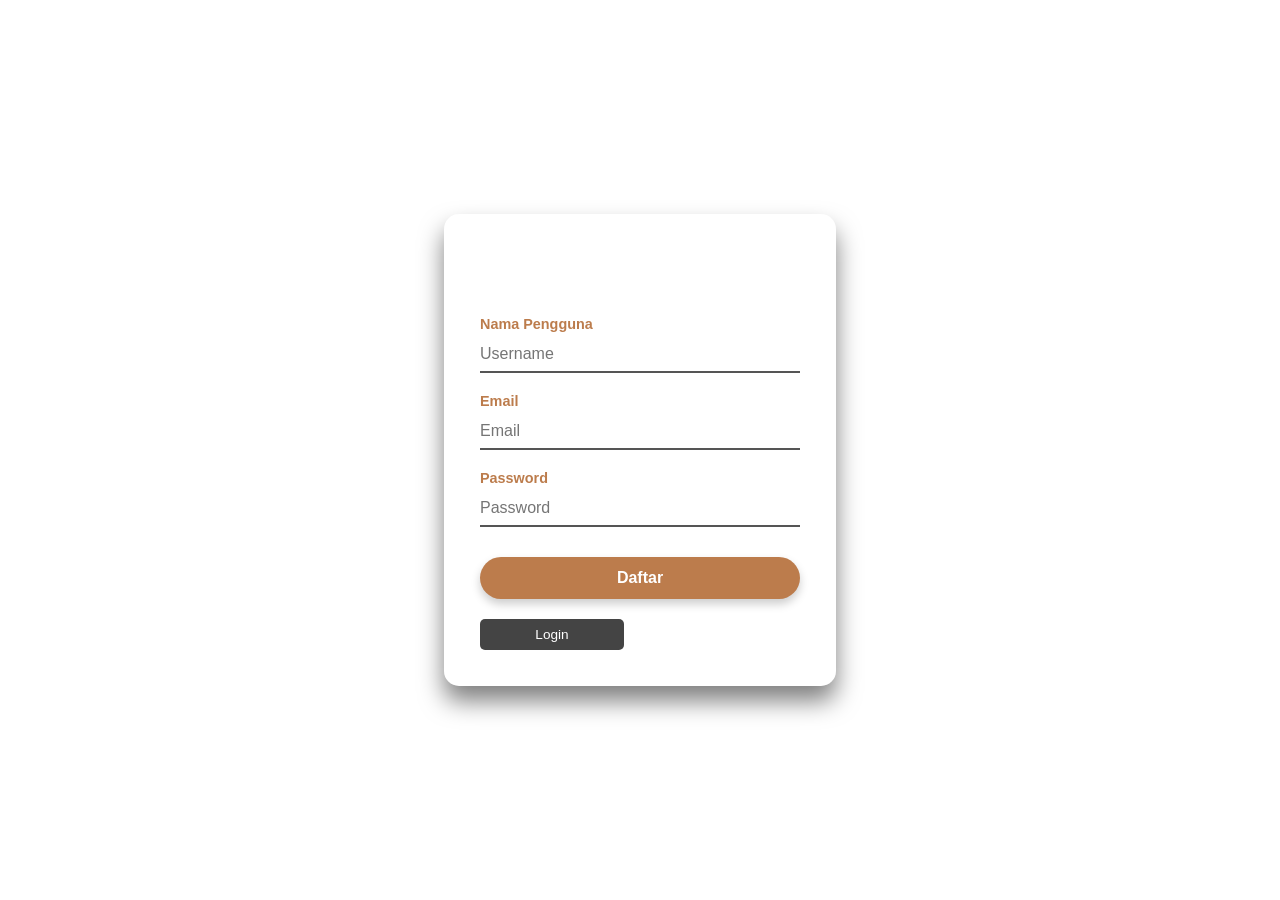
<file: login/register.html>
<!DOCTYPE html>
<html lang="id">
<head>
    <meta charset="UTF-8">
    <meta name="viewport" content="width=device-width, initial-scale=1.0">
    <title>Kopi Ayu - Register Akun</title>
    <style>
        body {
            margin: 0;
            padding: 0;
            font-family: 'Segoe UI', Tahoma, Geneva, Verdana, sans-serif;
            background: linear-gradient(135px, #2c1a11, #4a3225);
            height: 100vh;
            display: flex;
            justify-content: center;
            align-items: center;
        }
        .register-box {
            background: rgba(255, 255, 255, 0.08);
            backdrop-filter: blur(10px);
            border: 1px solid rgba(255, 255, 255, 0.1);
            padding: 35px;
            border-radius: 15px;
            width: 320px;
            box-shadow: 0 15px 25px rgba(0,0,0,0.5);
            text-align: center;
        }
        h3 {
            color: #fff;
            margin-bottom: 25px;
            font-weight: 600;
        }
        .input-group {
            position: relative;
            margin-bottom: 20px;
            text-align: left;
        }
        .input-group label {
            color: #bc7c4c;
            font-size: 0.9rem;
            font-weight: 600;
            display: block;
            margin-bottom: 5px;
        }
       .input-group input {
            width: 100%;
            padding: 8px 0;
            background: transparent;
            border: none;
            border-bottom: 2px solid #555;
            outline: none;
            color: #2c1a11; /* PERBAIKAN: Diubah jadi cokelat gelap juga */
            font-size: 1rem;
            box-sizing: border-box;
            transition: 0.3s;
        }
        .input-group input:focus {
            border-bottom-color: #bc7c4c;
        }
        button[type="submit"] {
            background: #bc7c4c;
            border: none;
            outline: none;
            color: #fff;
            padding: 12px 0;
            width: 100%;
            font-size: 1rem;
            font-weight: bold;
            border-radius: 25px;
            cursor: pointer;
            box-shadow: 0 5px 10px rgba(0,0,0,0.2);
            transition: 0.3s;
            margin-top: 10px;
        }
        button[type="submit"]:hover {
            background: #a46639;
        }
        .social {
            margin-top: 20px;
            display: flex;
            justify-content: space-between;
        }
        .social div {
            width: 45%;
            padding: 8px 0;
            border-radius: 5px;
            color: #fff;
            font-size: 0.85rem;
            cursor: pointer;
        }
        .social .go {
            background: #444;
        }
        .social .go a {
            color: #fff;
            text-decoration: none;
        }
        .social .kanan {
            background: #db4437;
        }
        #message {
            background: #ff4e4e;
            color: white;
            padding: 10px;
            text-align: center;
            margin-top: 15px;
            border-radius: 5px;
            font-size: 0.9rem;
        }
    </style>
</head>
<body>

    <div class="register-box">
        <!-- ID form, username, email, password, dan message wajib pas dengan register.js kamu -->
        <form id="registerForm">
            <h3>Register</h3>
            
            <div class="input-group">
                <label for="username">Nama Pengguna</label>
                <input type="text" id="username" placeholder="Username" required>
            </div>

            <div class="input-group">
                <label for="email">Email</label>
                <input type="email" id="email" placeholder="Email" required>
            </div>
            
            <div class="input-group">
                <label for="password">Password</label>
                <input type="password" id="password" placeholder="Password" required>
            </div>
            
            <button type="submit">Daftar</button>
            
            <div class="social">
                <div class="go"><a href="index.html">Login</a></div>
            </div>

            <!-- Tempat memunculkan pesan dari register.js sekolah -->
            <p id="message" style="display:none;"></p>
        </form>
    </div>

    <!-- Memanggil file register.js asli milikmu -->
    <script src="js/register.js" defer></script>
</body>
</html>
</file>
<file: css/tooplate-barista.css>
/*

Tooplate 2137 Barista

https://www.tooplate.com/view/2137-barista-cafe

*/

/*---------------------------------------
  CUSTOM PROPERTIES ( VARIABLES )             
-----------------------------------------*/
:root {
  --white-color:                  #ffffff;
  --primary-color:                #BC6C25;
  --secondary-color:              #DDA15E;
  --section-bg-color:             #b78752;
  --custom-btn-bg-color:          #BC6C25;
  --custom-btn-bg-hover-color:    #DDA15E;
  --dark-color:                   #000000;
  --p-color:                      #717275;
  --border-color:                 #7fffd4;
  --link-hover-color:             #E76F51;

  --body-font-family:             'Plus Jakarta Sans', sans-serif;

  --h1-font-size:                 68px;
  --h2-font-size:                 46px;
  --h3-font-size:                 32px;
  --h4-font-size:                 28px;
  --h5-font-size:                 24px;
  --h6-font-size:                 22px;
  --p-font-size:                  20px;
  --btn-font-size:                16px;
  --form-btn-font-size:           18px;
  --menu-font-size:               16px;

  --border-radius-large:          100px;
  --border-radius-medium:         20px;
  --border-radius-small:          10px;

  --font-weight-thin:             200;
  --font-weight-light:            300;
  --font-weight-normal:           400;
  --font-weight-bold:             700;
}

body {
  background-color: var(--white-color);
  font-family: var(--body-font-family); 
}


/*---------------------------------------
  TYPOGRAPHY               
-----------------------------------------*/

h2,
h3,
h4,
h5,
h6 {
  color: var(--dark-color);
}

h1,
h2,
h3,
h4,
h5,
h6 {
  font-weight: var(--font-weight-bold);
}

h1 {
  font-size: var(--h1-font-size);
}

h2 {
  font-size: var(--h2-font-size);
}

h3 {
  font-size: var(--h3-font-size);
}

h4 {
  font-size: var(--h4-font-size);
}

h5 {
  font-size: var(--h5-font-size);
}

h6 {
  font-size: var(--h6-font-size);
}

p {
  color: var(--p-color);
  font-size: var(--p-font-size);
  font-weight: var(--font-weight-light);
}

ul li {
  color: var(--p-color);
  font-size: var(--p-font-size);
  font-weight: var(--font-weight-light);
}

a, 
button {
  touch-action: manipulation;
  transition: all 0.3s;
}

a {
  display: inline-block;
  color: var(--primary-color);
  text-decoration: none;
}

a:hover {
  color: var(--link-hover-color);
}

b,
strong {
  font-weight: var(--font-weight-bold);
}


/*---------------------------------------
  SECTION               
-----------------------------------------*/
.section-padding {
  padding-top: 100px;
  padding-bottom: 100px;
}

.section-bg {
  background-color: var(--section-bg-color);
}

.section-overlay {
  background-color: var(--dark-color);
  position: absolute;
  z-index: 9;
  top: 0;
  left: 0;
  pointer-events: none;
  width: 100%;
  height: 100%;
  opacity: 0.65;
}

.section-overlay + .container {
  position: relative;
  z-index: 22;
}

.back-top-icon {
  font-size: var(--h2-font-size);
}


/*---------------------------------------
  TIMELINE               
-----------------------------------------*/
.timeline {
  position: relative;
  max-width: 1200px;
  margin: 0 auto;
}

.timeline::after {
  content: '';
  position: absolute;
  width: 5px;
  background-color: var(--white-color);
  top: 0;
  bottom: 0;
  left: 50%;
  margin-left: -3px;
}

.timeline-container {
  padding: 10px 40px;
  padding-top: 0;
  position: relative;
  background-color: inherit;
  width: 50%;
}

.timeline-container::after {
  content: '';
  position: absolute;
  width: 25px;
  height: 25px;
  right: -12px;
  background-color: var(--white-color);
  border: 5px solid #7c5c52;
  top: 15px;
  border-radius: 50%;
  z-index: 1;
}

.timeline-container-left {
  left: 0;
}

.timeline-container-right {
  left: 50%;
}

.timeline-container-left::before {
  content: " ";
  height: 0;
  position: absolute;
  top: 9px;
  width: 0;
  z-index: 1;
  right: 25px;
  border: medium solid white;
  border-width: 20px 0 20px 20px;
  border-color: transparent transparent transparent white;
}

.timeline-container-right::before {
  content: " ";
  height: 0;
  position: absolute;
  top: 9px;
  width: 0;
  z-index: 1;
  left: 25px;
  border: medium solid white;
  border-width: 20px 20px 20px 0;
  border-color: transparent white transparent transparent;
}

.timeline-container-right::after {
  left: -13px;
}

.timeline-content {
  padding: 5px;
  background-color: var(--white-color);
  position: relative;
  border-radius: var(--border-radius-medium);
}

@media screen and (max-width: 991px) {
  .timeline::after {
    left: 31px;
  }

  .timeline-container {
    width: 100%;
    padding-left: 70px;
    padding-right: 25px;
  }

  .timeline-container::before {
    left: 58px;
    border: medium solid white;
    border-width: 20px 20px 20px 0;
    border-color: transparent white transparent transparent;
  }

  .timeline-container-left::after, .timeline-container-right::after {
    left: 6px;
  }

  .timeline-container-right {
    left: 0%;
  }
}


/*---------------------------------------
  CUSTOM BUTTON               
-----------------------------------------*/
.custom-btn {
  background: var(--custom-btn-bg-color);
  border: 2px solid transparent;
  border-radius: var(--border-radius-large);
  color: var(--white-color);
  font-size: var(--btn-font-size);
  font-weight: var(--font-weight-bold);
  line-height: normal;
  transition: all 0.3s;
  padding: 12px 28px;
}

.custom-btn:hover {
  background: var(--custom-btn-bg-hover-color);
  color: var(--white-color);
}

.custom-border-btn {
  background: transparent;
  border: 2px solid var(--white-color);
  color: var(--white-color);
}

.custom-border-btn:hover {
  background: var(--white-color);
  color: var(--secondary-color);
}

.custom-btn-bg-white {
  border-color: var(--white-color);
  color: var(--white-color);
}

.custom-btn-italic {
  font-style: italic;
}


/*---------------------------------------
  NAVIGATION BAR & OFFCANVAS              
-----------------------------------------*/
.sticky-wrapper {
  position: absolute;
  z-index: 999999;
  top: 0;
  right: 0;
  left: 0;
}

.sticky-wrapper.is-sticky .container {
  background: rgba(0, 0, 0, 0.65);
  border-radius: var(--border-radius-medium);
  padding: 15px 30px;
}

.navbar {
  background: transparent;
  z-index: 999999;
  padding-top: 30px;
  padding-bottom: 30px;
}

.navbar .container {
  background: rgba(0, 0, 0, 0.35);
  border-radius: var(--border-radius-medium);
  padding: 15px 30px;
}

.navbar-brand,
.navbar-brand:hover {
  font-size: var(--h4-font-size);
  font-weight: var(--font-weight-bold);
  display: block;
  color: var(--white-color);
}

.navbar .navbar-brand-image {
  filter: brightness(0) invert(1);
}

.navbar-brand-image {
  width: 48px;
  height: auto;
  margin-right: 10px;
}

.navbar .custom-btn {
  padding: 10px 20px;
}

.navbar-expand-lg .navbar-nav .nav-link {
  border-radius: var(--border-radius-large);
  margin: 10px;
  padding: 10px;
}

.navbar-nav .nav-link {
  display: inline-block;
  color: var(--white-color);
  font-size: var(--menu-font-size);
  font-weight: var(--font-weight-bold);
  padding-top: 15px;
  padding-bottom: 15px;
}

.navbar-nav .nav-link.active, 
.navbar-nav .nav-link:hover {
  color: var(--secondary-color);
}

.navbar .dropdown-menu {
  background: var(--white-color);
  box-shadow: 0 1rem 3rem rgba(0,0,0,.175);
  border: 0;
  display: inherit;
  opacity: 0;
  min-width: 9rem;
  margin-top: 20px;
  padding: 13px 0 10px 0;
  transition: all 0.3s;
  pointer-events: none;
}

.navbar .dropdown-menu::before {
  content: "";
  width: 0;
  height: 0;
  border-left: 20px solid transparent;
  border-right: 20px solid transparent;
  border-bottom: 15px solid var(--white-color);
  position: absolute;
  top: -10px;
  left: 10px;
}

.navbar .dropdown-item {
  display: inline-block;
  color: var(--p-color);
  font-size: var(--menu-font-size);
  font-weight: var(--font-weight-medium);
  position: relative;
}

.navbar .dropdown-item.active, 
.navbar .dropdown-item:active,
.navbar .dropdown-item:focus, 
.navbar .dropdown-item:hover {
  background: transparent;
  color: var(--link-hover-color);
}

.navbar .dropdown-toggle::after {
  content: "\f282";
  display: inline-block;
  font-family: bootstrap-icons !important;
  font-size: var(--menu-font-size);
  font-style: normal;
  font-weight: normal !important;
  font-variant: normal;
  text-transform: none;
  line-height: 1;
  vertical-align: -.125em;
  -webkit-font-smoothing: antialiased;
  -moz-osx-font-smoothing: grayscale;
  position: relative;
  left: 2px;
  border: 0;
}

@media screen and (min-width: 992px) {
  .navbar .dropdown:hover .dropdown-menu {
    opacity: 1;
    margin-top: 0;
    pointer-events: auto;
  }
}

.navbar-toggler {
  border: 0;
  padding: 0;
  cursor: pointer;
  margin: 0;
  width: 30px;
  height: 35px;
  outline: none;
}

.navbar-toggler:focus {
  outline: none;
  box-shadow: none;
}

.navbar-toggler[aria-expanded="true"] .navbar-toggler-icon {
  background: transparent;
}

.navbar-toggler[aria-expanded="true"] .navbar-toggler-icon:before,
.navbar-toggler[aria-expanded="true"] .navbar-toggler-icon:after {
  transition: top 300ms 50ms ease, -webkit-transform 300ms 350ms ease;
  transition: top 300ms 50ms ease, transform 300ms 350ms ease;
  transition: top 300ms 50ms ease, transform 300ms 350ms ease, -webkit-transform 300ms 350ms ease;
  top: 0;
}

.navbar-toggler[aria-expanded="true"] .navbar-toggler-icon:before {
  transform: rotate(45deg);
}

.navbar-toggler[aria-expanded="true"] .navbar-toggler-icon:after {
  transform: rotate(-45deg);
}

.navbar-toggler .navbar-toggler-icon {
  background: var(--white-color);
  transition: background 10ms 300ms ease;
  display: block;
  width: 30px;
  height: 2px;
  position: relative;
}

.navbar-toggler .navbar-toggler-icon:before,
.navbar-toggler .navbar-toggler-icon:after {
  transition: top 300ms 350ms ease, -webkit-transform 300ms 50ms ease;
  transition: top 300ms 350ms ease, transform 300ms 50ms ease;
  transition: top 300ms 350ms ease, transform 300ms 50ms ease, -webkit-transform 300ms 50ms ease;
  position: absolute;
  right: 0;
  left: 0;
  background: var(--white-color);
  width: 30px;
  height: 2px;
  content: '';
}

.navbar-toggler .navbar-toggler-icon::before {
  top: -8px;
}

.navbar-toggler .navbar-toggler-icon::after {
  top: 8px;
}


/*---------------------------------------
  HERO        
-----------------------------------------*/
.hero-section {
  background-color: var(--dark-color);
  position: relative;
  overflow: hidden;
  min-height: 620px;
  text-align: center;
}

.hero-section::after {
  background-color: rgba(0, 0, 0, 0.65);
  border-radius: var(--border-radius-medium);
  content: "";
  position: absolute;
  top: 55%;
  left: 50%;
  transform: translate(-55%, -50%) rotate(45deg);
  width: 250px;
  height: 350px;
  pointer-events: none;
}

@media screen and (min-width: 991px) {
  .hero-section {
    height: 100vh;
  }
}

.hero-section h1 {
  color: var(--white-color);
}

.small-text {
  color: var(--secondary-color);
}

.hero-section .custom-border-btn {
  border-color: transparent;
}

.hero-section .container {
  position: relative;
  z-index: 9;
}

.hero-slides {
  width: 100%;
  height: 100%;
  position: absolute !important;
}

.opening-hours-list {
  margin: 0;
  padding: 0;
}

.opening-hours-list li {
  color: rgba(255, 255, 255, 0.75);
  font-size: var(--btn-font-size);
  font-weight: var(--font-weight-normal);
  margin-bottom: 10px;
}

.opening-hours-list li .underline {
  background-color: rgba(255, 255, 255, 0.75);
  width: 35%;
  height: 1px;
  margin: auto 15px 0 15px;
}


/*---------------------------------------
  ABOUT              
-----------------------------------------*/
.about-section {
  background-color: var(--secondary-color);
  position: relative;
}

.about-section .ratio {
  border-radius: var(--border-radius-medium);
}

.custom-video {
  border-radius: var(--border-radius-medium);
  width: 100%;
  height: 100%;
  object-fit: cover;
}

.about-image-wrap {
  border-radius: var(--border-radius-medium);
  position: relative;
  overflow: hidden;
}

.about-video-info {
  background-image: linear-gradient(to bottom, rgba(0, 0, 0, 0.35), rgba(188, 108, 37, 1));
  border-radius: var(--border-radius-medium);
  bottom: 0;
  height: auto;
  padding: 40px;
}

.about-video-info h4 {
  color: var(--white-color);
}

.about-section h6 {
  color: var(--secondary-color);
}

.team-block-wrap {
  background-color: var(--secondary-color);
  border-radius: var(--border-radius-medium);
  position: relative;
  overflow: hidden;
  max-height: 450px;
  cursor: pointer;
}

.team-block-wrap:hover .team-block-image {
  transform: scale(1.2);
}

.team-block-image-wrap {
  width: 100%;
}

.team-block-image {
  display: block;
  object-fit: cover;
  width: 100%;
  height: 100%;
  transition: all 0.3s;
}

.team-block-info {
  background-image: linear-gradient(to bottom, rgba(0, 0, 0, 0.35), rgba(188, 108, 37, 1));
  position: absolute;
  z-index: 2;
  top: 0;
  right: 0;
  bottom: 0;
  left: 0;
  padding: 30px;
}

.team-block-info .badge {
  margin: auto;
  top: 2px;
  bottom: 0;
}


/*---------------------------------------
  OUR MENU              
-----------------------------------------*/
.menu-section {
  background-image: url('../images/happy-waitress-giving-coffee-customers-while-serving-them-coffee-shop.jpg');
  background-repeat: no-repeat;
  background-size: cover;
}

.menu-block-wrap {
  background: rgba(0, 0, 0, 0.65);
  border-radius: var(--border-radius-medium);
  padding: 45px;
}

.menu-block .border-top {
  border-top-color: rgba(255, 255, 255, 0.35) !important;
}

.menu-block h6 {
  color: var(--white-color);
}

.menu-block small {
  color: rgba(255, 255, 255, 0.35);
}

.menu-block strong {
  color: var(--secondary-color);
}

.menu-block-image {
  border-radius: 100%;
  width: 350px;
  height: 350px;
  object-fit: cover;
  display: block;
  margin: auto;
  cursor: pointer;
}

.badge {
  background-color: var(--primary-color);
  font-size: 12px;
  position: relative;
  bottom: 4px;
  padding-bottom: 6px;
}

.badge::before {
  content: "";
  position: absolute;
  top: 0;
  bottom: 0;
  left: -5px;
  border-top: 10px solid transparent;
  border-bottom: 10px solid transparent;
  border-right: 10px solid var(--primary-color);
}


/*---------------------------------------
  REVIEWS              
-----------------------------------------*/
.reviews-section {
  background-color: #7c5c52;
}

.reviews-block {
  background-color: var(--section-bg-color);
  border-radius: var(--border-radius-medium);
  position: relative;
  overflow: hidden;
}

.reviews-block .border-top {
  border-top-color: rgba(255, 255, 255, 0.35) !important;
}

.reviews-block-image-wrap {
  background-image: url('../images/mid-section-waitress-wiping-espresso-machine-with-napkin-cafa-c.jpg');
  background-repeat: no-repeat;
  background-size: cover;
  background-position: center;
  padding: 30px;
}

.reviews-block-image {
  border-radius: var(--border-radius-large);
  width: 65px;
  height: 65px;
  object-fit: cover;
  margin-right: 10px;
}

.reviews-block-info {
  padding: 20px 30px;
}

.reviews-block-info p {
  font-size: var(--btn-font-size);
  font-style: italic;
  color: rgba(255, 255, 255, 0.75);
}

.reviews-group i {
  color: var(--white-color);
}


/*---------------------------------------
  BOOKING SECTION              
-----------------------------------------*/
.booking-section {
  background-image: url('../images/young-female-barista-wear-face-mask-serving-take-away-hot-coffee-paper-cup-consumer-cafe.jpg');
  background-repeat: no-repeat;
  background-position: center;
  background-size: cover;
  position: relative;
}

.booking-form-wrap {
  background-color: rgba(0, 0, 0, 0.65);
  border-radius: var(--border-radius-medium);
  position: relative;
  overflow: hidden;
  margin-top: 100px;
}

.booking-form {
  padding: 55px 65px;
}

.booking-form-image-wrap {
  position: relative;
  height: 100%;
}

.booking-form-image {
  width: 100%;
  height: 100%;
  object-fit: cover;
}

.booking-form-text span {
  color: var(--white-color);
  font-size: var(--btn-font-size);
}

.reservation-page .custom-border-btn {
  border-color: var(--secondary-color);
  color: var(--secondary-color);
}

.reservation-page .custom-border-btn:hover {
  border-color: transparent;
}


/*---------------------------------------
  CONTACT               
-----------------------------------------*/
.contact-section {
  background-image: linear-gradient(to bottom, rgba(0, 0, 0, 0.45), rgba(188, 108, 37, 1)), url('../images/young-female-barista-wear-face-mask-serving-take-away-hot-coffee-paper-cup-consumer-cafe.jpg');
  background-repeat: no-repeat;
  background-position: center;
  background-size: cover;
}

.google-map {
  border-radius: var(--border-radius-medium);
  filter: grayscale(100);
}

.contact-block-wrap {
  background: var(--primary-color);
  border-radius: var(--border-radius-medium);
  padding: 0;
  min-height: 200px;
}

.contact-block {
  background: var(--secondary-color);
  border-radius: var(--border-radius-medium);
  transform: rotate(8deg);
  height: 100%;
  padding: 20px 40px;
}

.contact-block h6 {
  transform: rotate(-8deg);
}

.contact-block .custom-icon {
  background: var(--primary-color);
  border-radius: var(--border-radius-large);
  display: block;
  width: 50px;
  height: 50px;
  line-height: 50px;
  text-align: center;
  position: relative;
}

.contact-block strong {
  display: block;
  color: var(--white-color);
  text-transform: uppercase;
  margin-top: 20px;
  margin-bottom: 10px;
}


/*---------------------------------------
  CUSTOM FORM               
-----------------------------------------*/
.custom-form .form-control {
  color: var(--white-color); /* Ubah dari var(--p-color) menjadi var(--white-color) */
  background-color: transparent; /* Pastikan background transparan agar terlihat kontras dengan latar belakang cokelat */
  border-radius: var(--border-radius-small);
  margin-bottom: 30px;
  padding-top: 13px;
  padding-bottom: 13px;
  box-shadow: none;
  outline: none;
  transition: all 0.3s;
}

.custom-form .form-control:hover,
.custom-form .form-control:focus {
  background: var(--primary-color);
  border-color: transparent;
}

.custom-form .form-label {
  color: var(--white-color);
  font-style: italic;
  margin-bottom: 15px;
}

.custom-form button[type="submit"] {
  background: var(--custom-btn-bg-color);
  border: none;
  border-radius: var(--border-radius-large);
  color: var(--white-color);
  font-size: var(--form-btn-font-size);
  font-weight: var(--font-weight-bold);
  transition: all 0.3s;
  margin-bottom: 0;
}

.custom-form button[type="submit"]:hover,
.custom-form button[type="submit"]:focus {
  background: var(--white-color);
  border-color: transparent;
  color: var(--primary-color);
}

.contact-form .form-control,
.booking-form .form-control {
  background-color: transparent;
  border-color: rgba(255, 255, 255, 0.25);
}

.booking-form .form-control {
  color: var(--white-color);
}

.custom-form input::-webkit-input-placeholder,
.custom-form textarea::-webkit-input-placeholder {
   color: var(--white-color);
}

.booking-form input:-moz-placeholder,
.booking-form textarea:-moz-placeholder {
  color: var(--white-color);
}


/*---------------------------------------
  SITE FOOTER              
-----------------------------------------*/
.site-footer {
  background-color: var(--primary-color);
  padding-top: 100px;
  padding-bottom: 100px;
}

.site-footer strong {
  color: var(--white-color);
}

.site-footer p,
.site-footer-link {
  color: rgba(255, 255, 255, 0.75);
  font-size: var(--btn-font-size);
}

.site-footer-link {
  color: rgba(255, 255, 255, 0.75);
  font-size: var(--btn-font-size);
  transition: all 0.3s;
}

.site-footer-link:hover {
  color: rgba(255, 255, 255, 0.75);
  text-decoration: underline;
}

.copyright-text {
  color: rgba(255, 255, 255, 0.75);
  font-size: var(--menu-font-size);
}

.copyright-text a {
	color: rgba(255, 200, 160, 0.75);
}


/*---------------------------------------
  SOCIAL ICON               
-----------------------------------------*/
.social-icon {
  margin: 0;
  padding: 0;
}

.social-icon-item {
  list-style: none;
  display: inline-block;
  vertical-align: top;
}

.social-icon-link {
  background: var(--primary-color);
  border-radius: var(--border-radius-large);
  color: var(--white-color);
  font-size: var(--menu-font-size);
  display: block;
  margin: 0 5px;
  text-align: center;
  width: 35px;
  height: 35px;
  line-height: 35px;
  transition: background 0.2s, color 0.2s;
}

.social-icon-link:hover {
  background: var(--white-color);
  color: var(--primary-color);
}

.social-icon-link span {
  display: block;
}


/*---------------------------------------
  RESPONSIVE STYLES               
-----------------------------------------*/
@media screen and (max-width: 1200px) {
  h1 {
    font-size: 62px;
  }
}

@media screen and (max-width: 991px) {
  h1 {
    font-size: 54px;
  }

  h2 {
    font-size: 36px;
  }

  h3 {
    font-size: 32px;
  }

  h4 {
    font-size: 28px;
  }

  h5 {
    font-size: 20px;
  }

  h6 {
    font-size: 18px;
  }

  .section-padding {
    padding-top: 50px;
    padding-bottom: 50px;
  }

  .hero-section {
    padding-top: 148px;
    padding-bottom: 100px;
  }

  .navbar-brand,
  .navbar-brand:hover {
    font-size: var(--h5-font-size);
  }

  .navbar-expand-lg .navbar-nav {
    padding-bottom: 20px;
  }

  .navbar-expand-lg .navbar-nav .nav-link {
    padding: 0;
    margin-bottom: 0;
  }

  .navbar .custom-btn {
    margin-bottom: 10px;
  }

  .booking-form {
    padding: 45px;
  }

  .contact-section .container {
    width: auto;
    margin-right: 10px;
    margin-left: 10px;
    padding: 35px;
  }

  .site-footer {
    padding-top: 50px;
    padding-bottom: 50px;
  }
}

@media screen and (max-width: 767px) {
  .custom-btn {
    font-size: 14px;
    padding: 12px 20px;
  }

  .menu-block-wrap,
  .reviews-block-image-wrap,
  .reviews-block-info {
    padding: 20px;
  }
}


@media screen and (max-width: 578px) {
  .navbar .container,
  .sticky-wrapper.is-sticky .container {
    margin-right: 10px;
    margin-left: 10px;
  }
}


@media screen and (max-width: 480px) {
  h1 {
    font-size: 38px;
  }

  h2 {
    font-size: 28px;
  }

  h3 {
    font-size: 26px;
  }

  h4 {
    font-size: 22px;
  }

  h5 {
    font-size: 20px;
  }

  .hero-section::after {
    width: 200px;
    height: 200px;
  }

  .booking-form {
    padding: 35px;
  }

  .opening-hours-list li {
    font-size: 12px;
  }

  .reviews-block-image-wrap {
    flex-direction: column;
  }

  .reviews-block-image {
    margin-bottom: 15px;
  }

  .timeline-container {
    padding-left: 55px;
  }

  .timeline-container::before {
    left: 44px;
    border: medium solid white;
    border-width: 15px 15px 15px 0;
    border-color: transparent white transparent transparent;
  }

  .timeline-container-left::before,
  .timeline-container-right::before {
    top: 13px;
  }
}
</file>
<file: css/vegas.min.css>
.vegas-content-scrollable,.vegas-overlay,.vegas-slide,.vegas-slide-inner,.vegas-timer{position:absolute;top:0;left:0;bottom:0;right:0;overflow:hidden;border:none;padding:0;margin:0}.vegas-content-scrollable{position:relative;height:100%;overflow:auto}.vegas-overlay{opacity:.5;background:url(./overlays/02.png) center center}.vegas-timer{top:auto;bottom:0;height:2px}.vegas-timer-progress{width:0%;height:100%;background:#fff;transition:width ease-out}.vegas-timer-running .vegas-timer-progress{width:100%}.vegas-slide,.vegas-slide-inner{margin:0;padding:0;background:center center no-repeat;transform:translateZ(0);will-change:transform,opacity}body .vegas-container{overflow:hidden!important;position:relative}.vegas-video{min-width:100%;min-height:100%;width:auto;height:auto}body.vegas-container{overflow:auto;position:static;z-index:-2}body.vegas-container>.vegas-overlay,body.vegas-container>.vegas-slide,body.vegas-container>.vegas-timer{position:fixed;z-index:-1}.vegas-transition-blur,.vegas-transition-blur2{opacity:0;filter:blur(32px) brightness(1.01)}.vegas-transition-blur-in,.vegas-transition-blur2-in{opacity:1;filter:blur(0) brightness(1.01)}.vegas-transition-blur2-out{opacity:0}.vegas-transition-burn,.vegas-transition-burn2{opacity:0;filter:contrast(1000%) saturate(1000%)}.vegas-transition-burn-in,.vegas-transition-burn2-in{opacity:1;filter:contrast(100%) saturate(100%)}.vegas-transition-burn2-out{opacity:0;filter:contrast(1000%) saturate(1000%)}.vegas-transition-fade,.vegas-transition-fade2{opacity:0}.vegas-transition-fade-in,.vegas-transition-fade2-in{opacity:1}.vegas-transition-fade2-out{opacity:0}.vegas-transition-flash,.vegas-transition-flash2{opacity:0;filter:brightness(25)}.vegas-transition-flash-in,.vegas-transition-flash2-in{opacity:1;filter:brightness(1)}.vegas-transition-flash2-out{opacity:0;filter:brightness(25)}.vegas-transition-negative,.vegas-transition-negative2{opacity:0;filter:invert(100%)}.vegas-transition-negative-in,.vegas-transition-negative2-in{opacity:1;filter:invert(0)}.vegas-transition-negative2-out{opacity:0;filter:invert(100%)}.vegas-transition-slideDown,.vegas-transition-slideDown2{transform:translateY(-100%)}.vegas-transition-slideDown-in,.vegas-transition-slideDown2-in{transform:translateY(0)}.vegas-transition-slideDown2-out{transform:translateY(100%)}.vegas-transition-slideLeft,.vegas-transition-slideLeft2{transform:translateX(100%)}.vegas-transition-slideLeft-in,.vegas-transition-slideLeft2-in{transform:translateX(0)}.vegas-transition-slideLeft2-out,.vegas-transition-slideRight,.vegas-transition-slideRight2{transform:translateX(-100%)}.vegas-transition-slideRight-in,.vegas-transition-slideRight2-in{transform:translateX(0)}.vegas-transition-slideRight2-out{transform:translateX(100%)}.vegas-transition-slideUp,.vegas-transition-slideUp2{transform:translateY(100%)}.vegas-transition-slideUp-in,.vegas-transition-slideUp2-in{transform:translateY(0)}.vegas-transition-slideUp2-out{transform:translateY(-100%)}.vegas-transition-swirlLeft,.vegas-transition-swirlLeft2{transform:scale(2) rotate(35deg);opacity:0}.vegas-transition-swirlLeft-in,.vegas-transition-swirlLeft2-in{transform:scale(1) rotate(0);opacity:1}.vegas-transition-swirlLeft2-out,.vegas-transition-swirlRight,.vegas-transition-swirlRight2{transform:scale(2) rotate(-35deg);opacity:0}.vegas-transition-swirlRight-in,.vegas-transition-swirlRight2-in{transform:scale(1) rotate(0);opacity:1}.vegas-transition-swirlRight2-out{transform:scale(2) rotate(35deg);opacity:0}.vegas-transition-zoomIn,.vegas-transition-zoomIn2{transform:scale(0);opacity:0}.vegas-transition-zoomIn-in,.vegas-transition-zoomIn2-in{transform:scale(1);opacity:1}.vegas-transition-zoomIn2-out,.vegas-transition-zoomOut,.vegas-transition-zoomOut2{transform:scale(2);opacity:0}.vegas-transition-zoomOut-in,.vegas-transition-zoomOut2-in{transform:scale(1);opacity:1}.vegas-transition-zoomOut2-out{transform:scale(0);opacity:0}.vegas-animation-kenburns{-webkit-animation:kenburns ease-out;animation:kenburns ease-out}@-webkit-keyframes kenburns{0%{transform:scale(1.5)}100%{transform:scale(1)}}@keyframes kenburns{0%{transform:scale(1.5)}100%{transform:scale(1)}}.vegas-animation-kenburnsDownLeft{-webkit-animation:kenburnsDownLeft ease-out;animation:kenburnsDownLeft ease-out}@-webkit-keyframes kenburnsDownLeft{0%{transform:scale(1.5) translate(10%,-10%)}100%{transform:scale(1) translate(0,0)}}@keyframes kenburnsDownLeft{0%{transform:scale(1.5) translate(10%,-10%)}100%{transform:scale(1) translate(0,0)}}.vegas-animation-kenburnsDownRight{-webkit-animation:kenburnsDownRight ease-out;animation:kenburnsDownRight ease-out}@-webkit-keyframes kenburnsDownRight{0%{transform:scale(1.5) translate(-10%,-10%)}100%{transform:scale(1) translate(0,0)}}@keyframes kenburnsDownRight{0%{transform:scale(1.5) translate(-10%,-10%)}100%{transform:scale(1) translate(0,0)}}.vegas-animation-kenburnsDown{-webkit-animation:kenburnsDown ease-out;animation:kenburnsDown ease-out}@-webkit-keyframes kenburnsDown{0%{transform:scale(1.5) translate(0,-10%)}100%{transform:scale(1) translate(0,0)}}@keyframes kenburnsDown{0%{transform:scale(1.5) translate(0,-10%)}100%{transform:scale(1) translate(0,0)}}.vegas-animation-kenburnsLeft{-webkit-animation:kenburnsLeft ease-out;animation:kenburnsLeft ease-out}@-webkit-keyframes kenburnsLeft{0%{transform:scale(1.5) translate(10%,0)}100%{transform:scale(1) translate(0,0)}}@keyframes kenburnsLeft{0%{transform:scale(1.5) translate(10%,0)}100%{transform:scale(1) translate(0,0)}}.vegas-animation-kenburnsRight{-webkit-animation:kenburnsRight ease-out;animation:kenburnsRight ease-out}@-webkit-keyframes kenburnsRight{0%{transform:scale(1.5) translate(-10%,0)}100%{transform:scale(1) translate(0,0)}}@keyframes kenburnsRight{0%{transform:scale(1.5) translate(-10%,0)}100%{transform:scale(1) translate(0,0)}}.vegas-animation-kenburnsUpLeft{-webkit-animation:kenburnsUpLeft ease-out;animation:kenburnsUpLeft ease-out}@-webkit-keyframes kenburnsUpLeft{0%{transform:scale(1.5) translate(10%,10%)}100%{transform:scale(1) translate(0,0)}}@keyframes kenburnsUpLeft{0%{transform:scale(1.5) translate(10%,10%)}100%{transform:scale(1) translate(0,0)}}.vegas-animation-kenburnsUpRight{-webkit-animation:kenburnsUpRight ease-out;animation:kenburnsUpRight ease-out}@-webkit-keyframes kenburnsUpRight{0%{transform:scale(1.5) translate(-10%,10%)}100%{transform:scale(1) translate(0,0)}}@keyframes kenburnsUpRight{0%{transform:scale(1.5) translate(-10%,10%)}100%{transform:scale(1) translate(0,0)}}.vegas-animation-kenburnsUp{-webkit-animation:kenburnsUp ease-out;animation:kenburnsUp ease-out}@-webkit-keyframes kenburnsUp{0%{transform:scale(1.5) translate(0,10%)}100%{transform:scale(1) translate(0,0)}}@keyframes kenburnsUp{0%{transform:scale(1.5) translate(0,10%)}100%{transform:scale(1) translate(0,0)}}
/*# sourceMappingURL=vegas.min.css.map */
</file>
